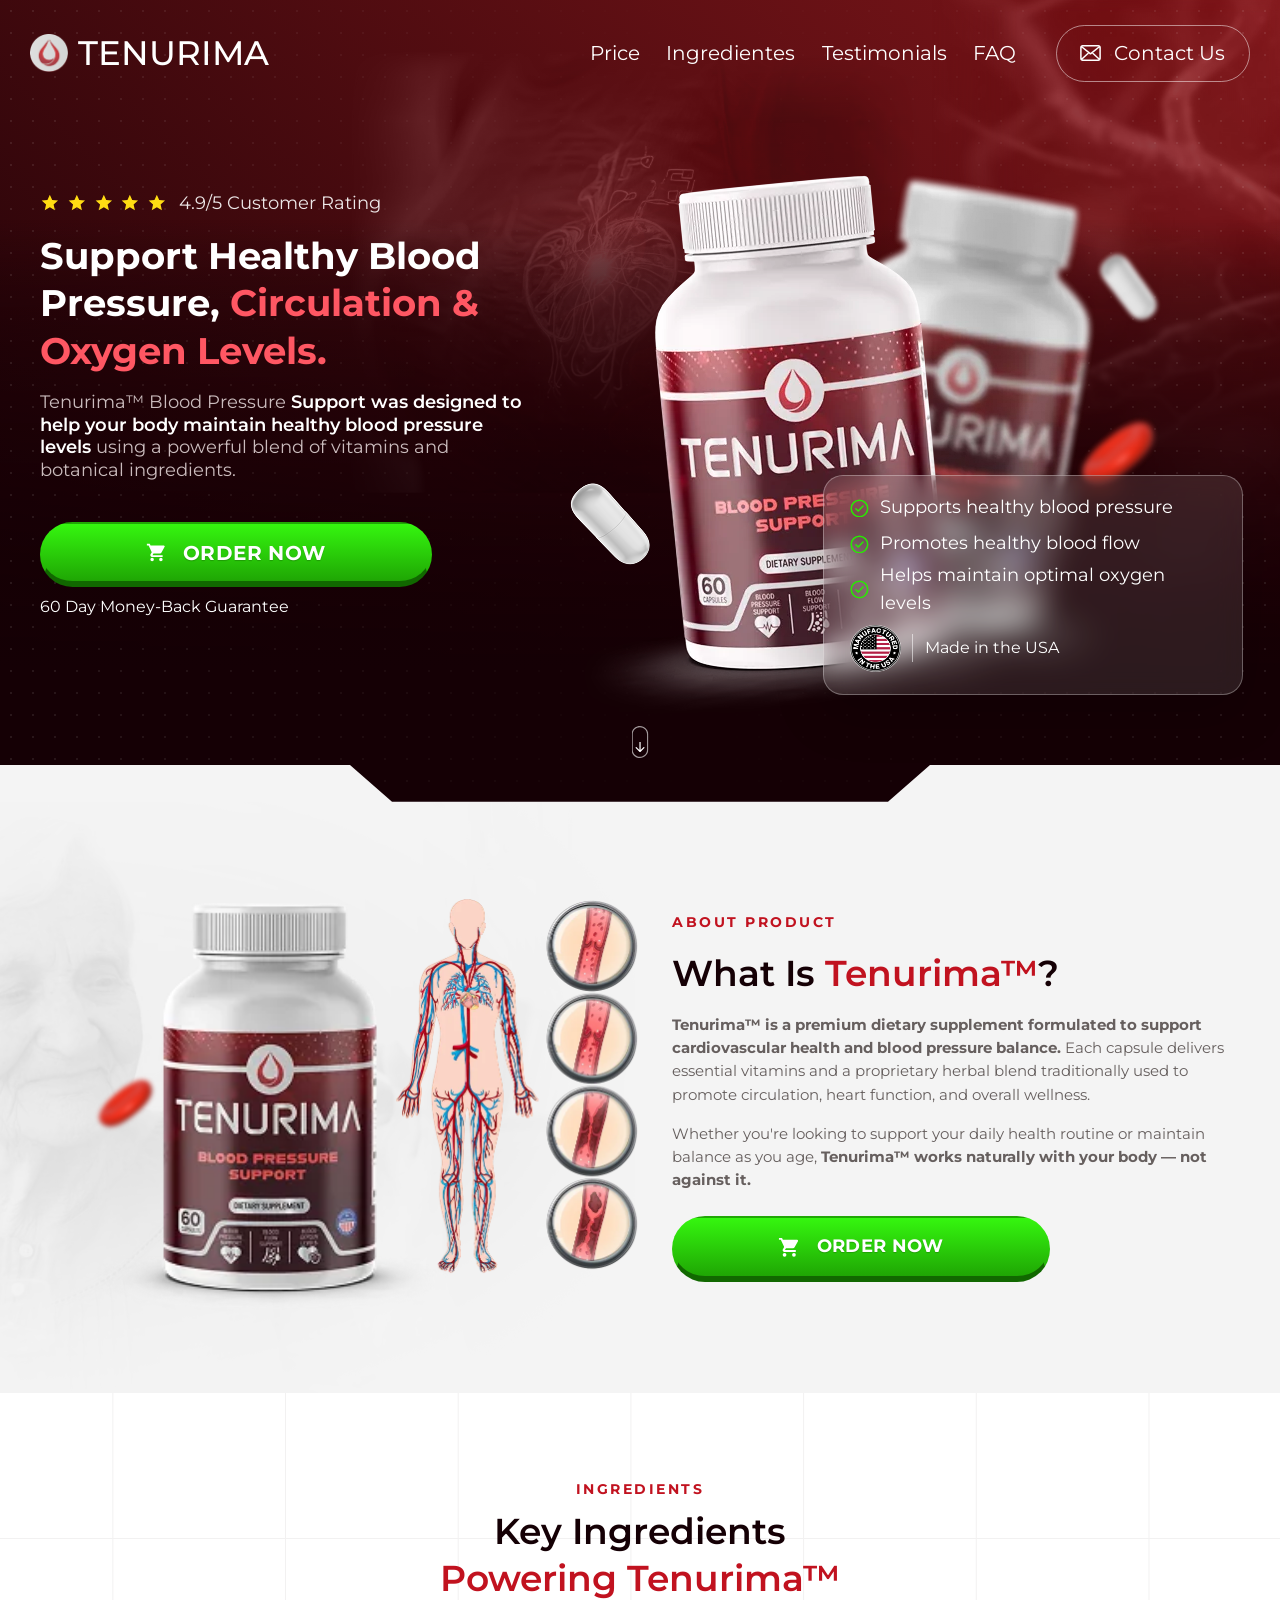
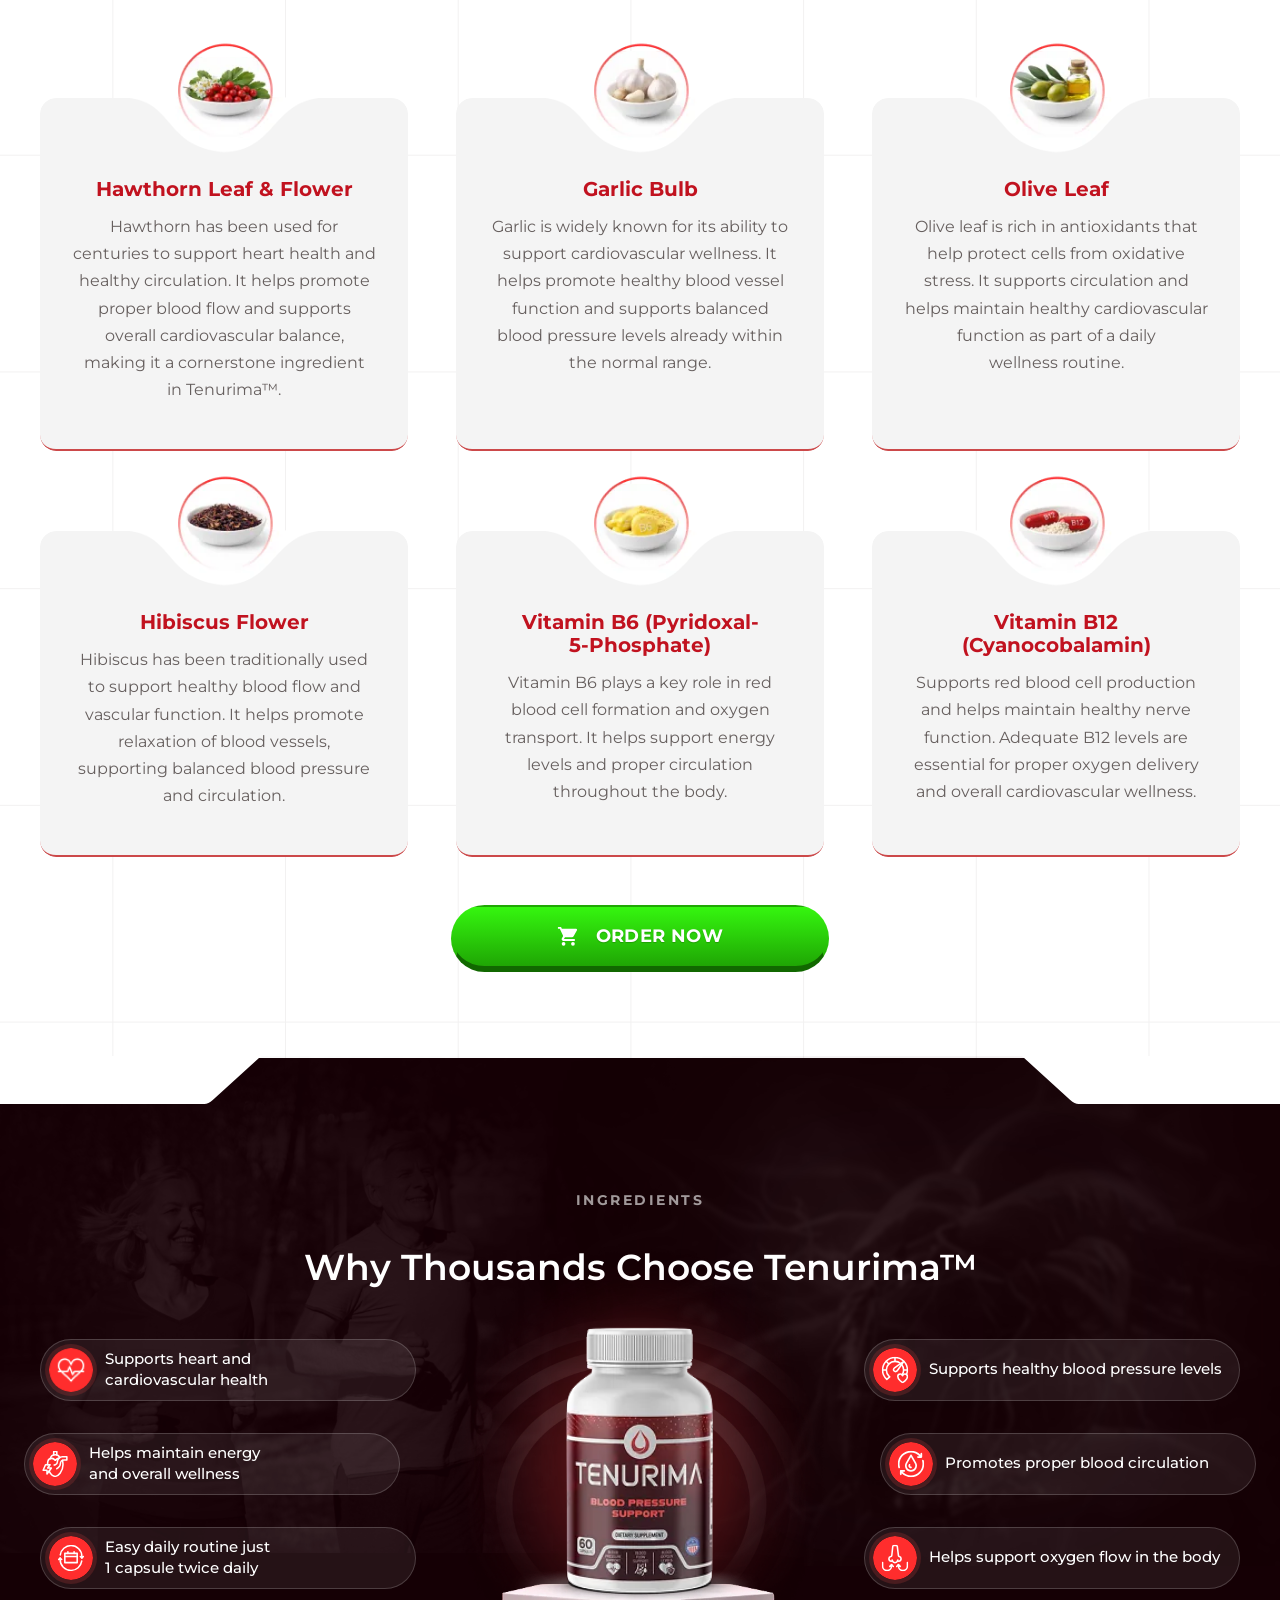
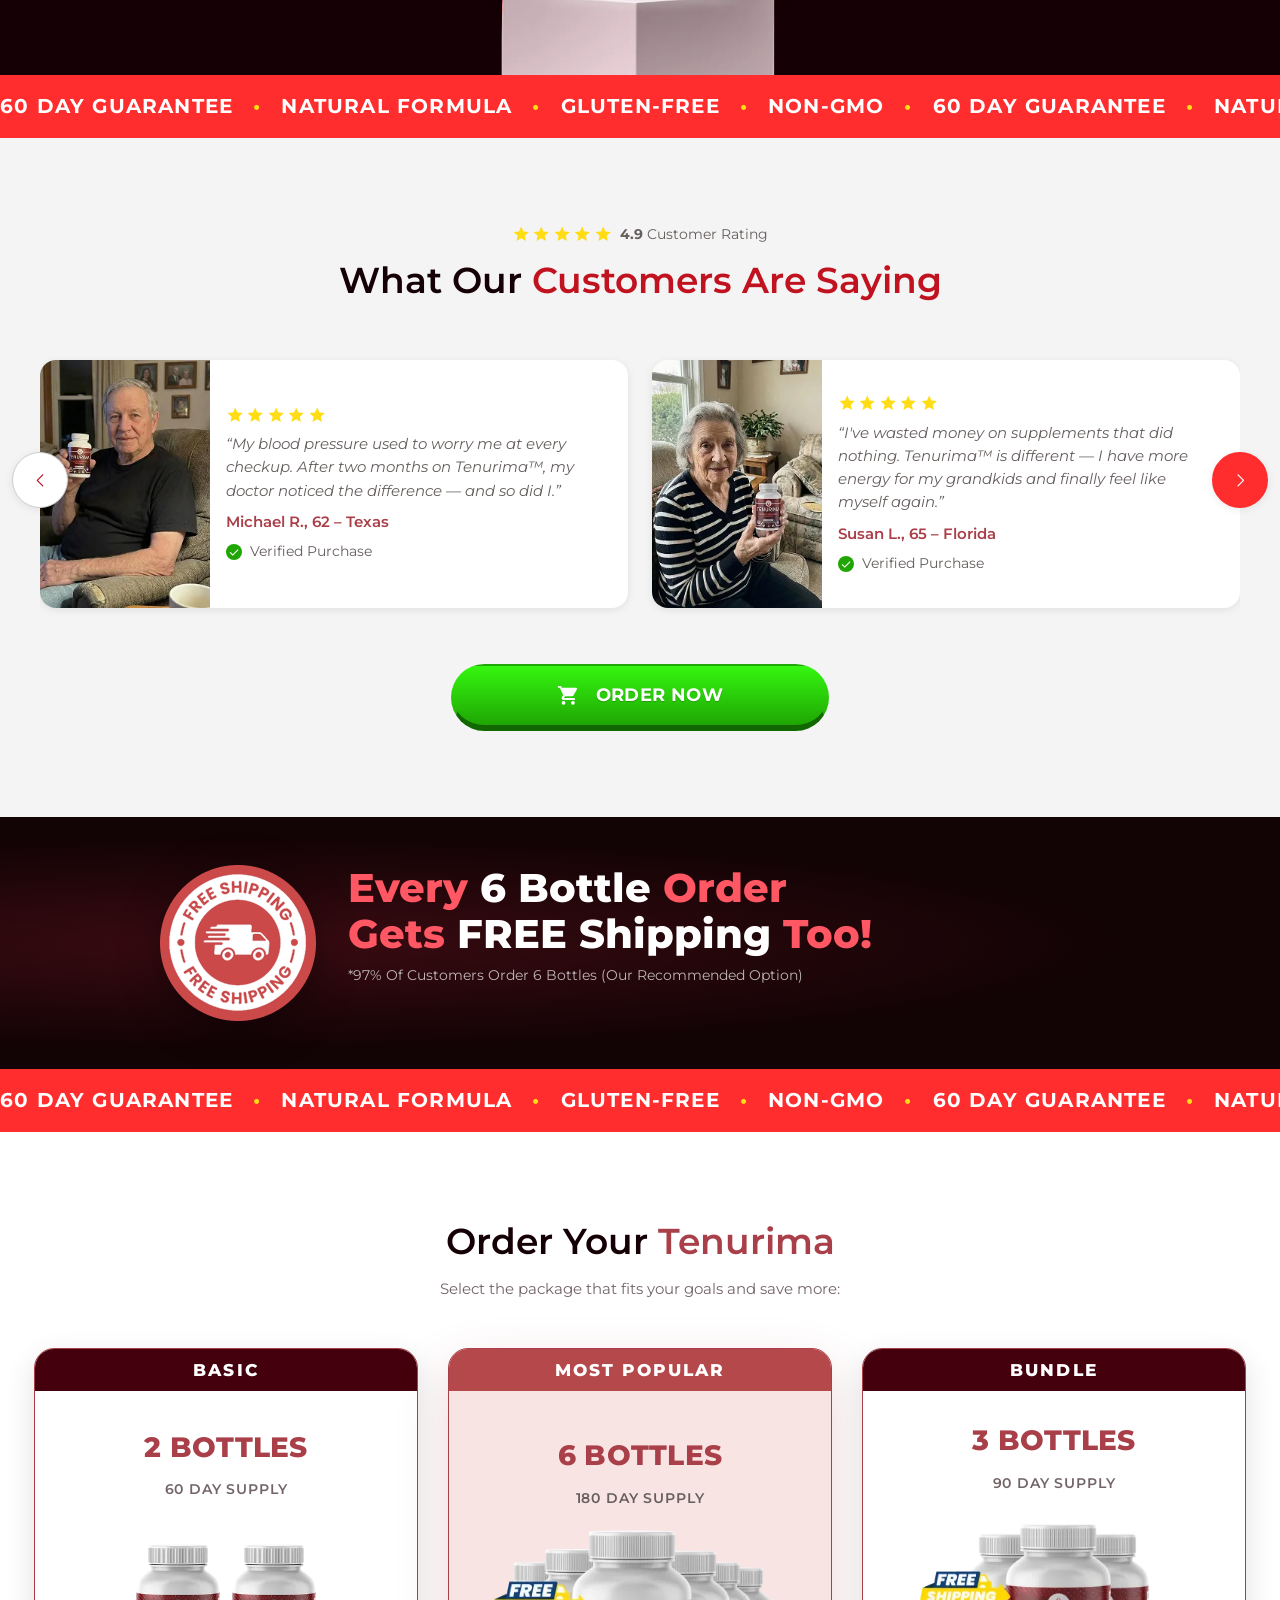
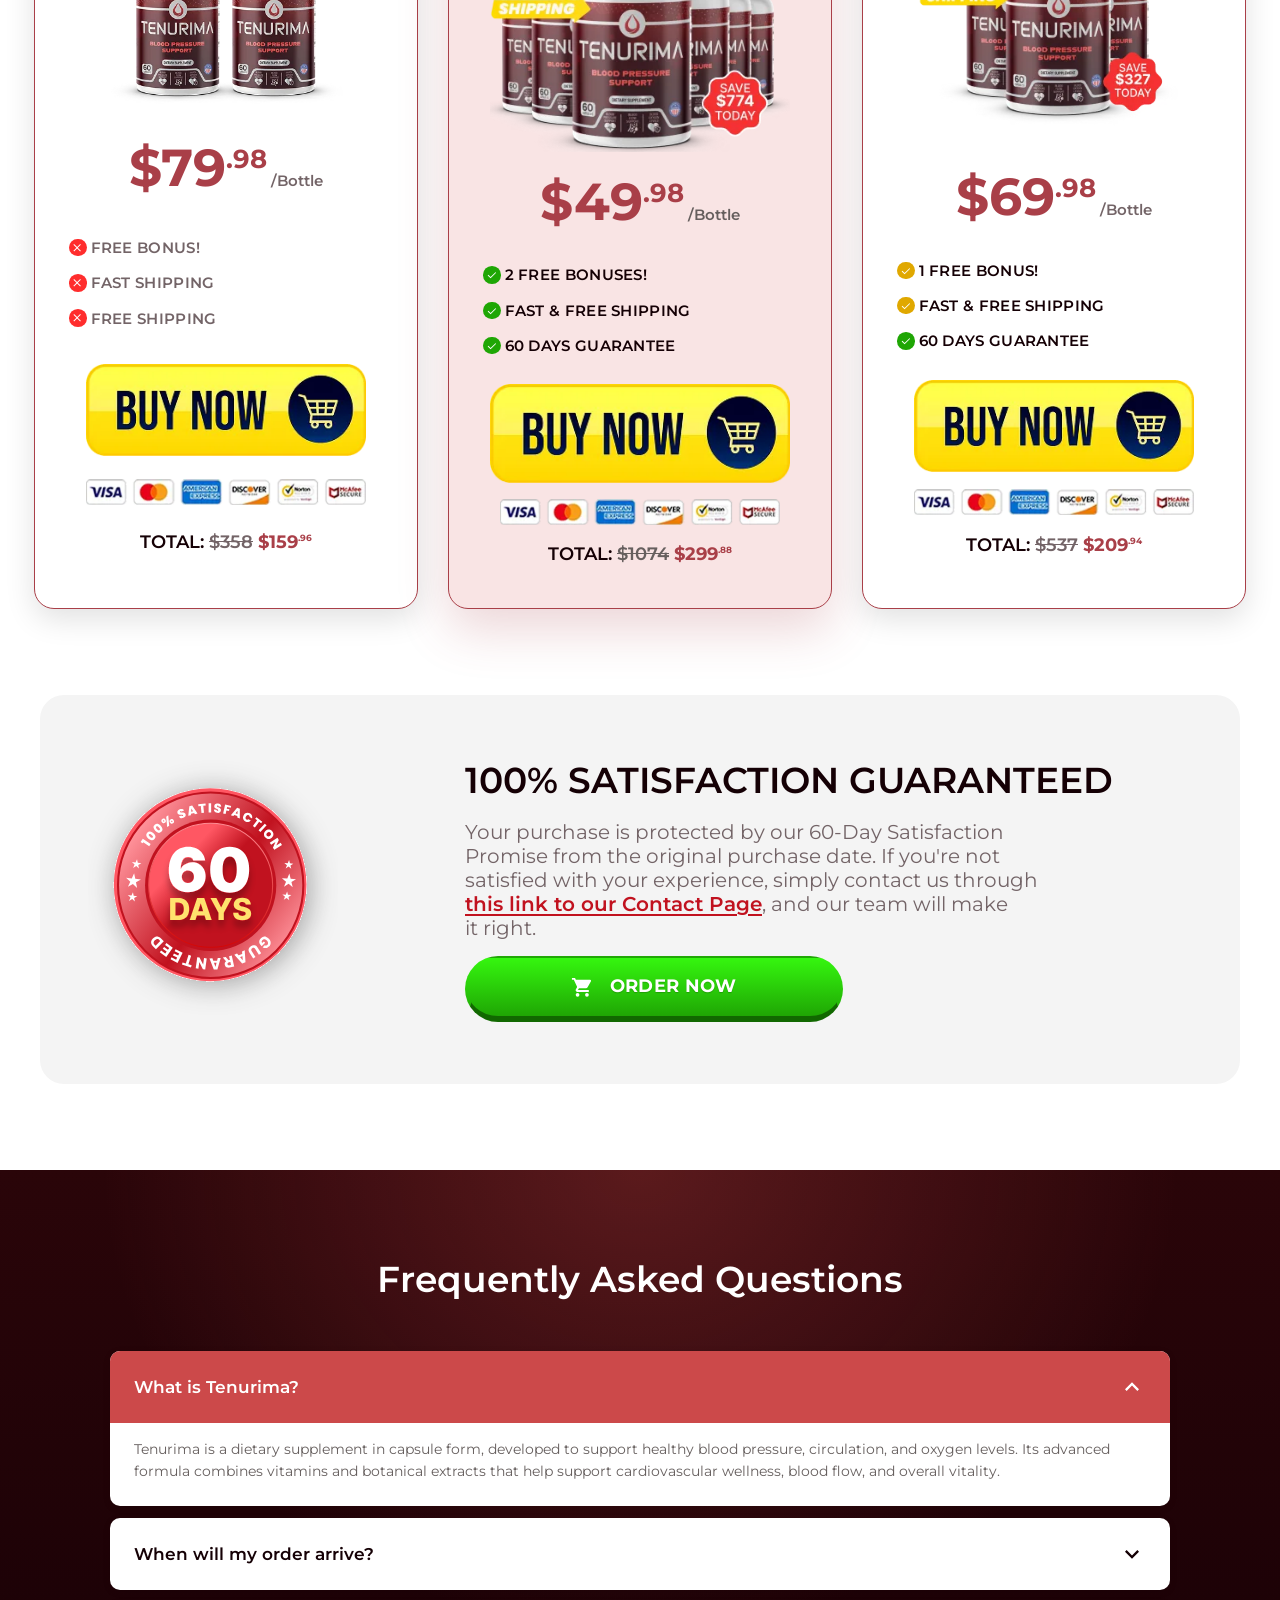
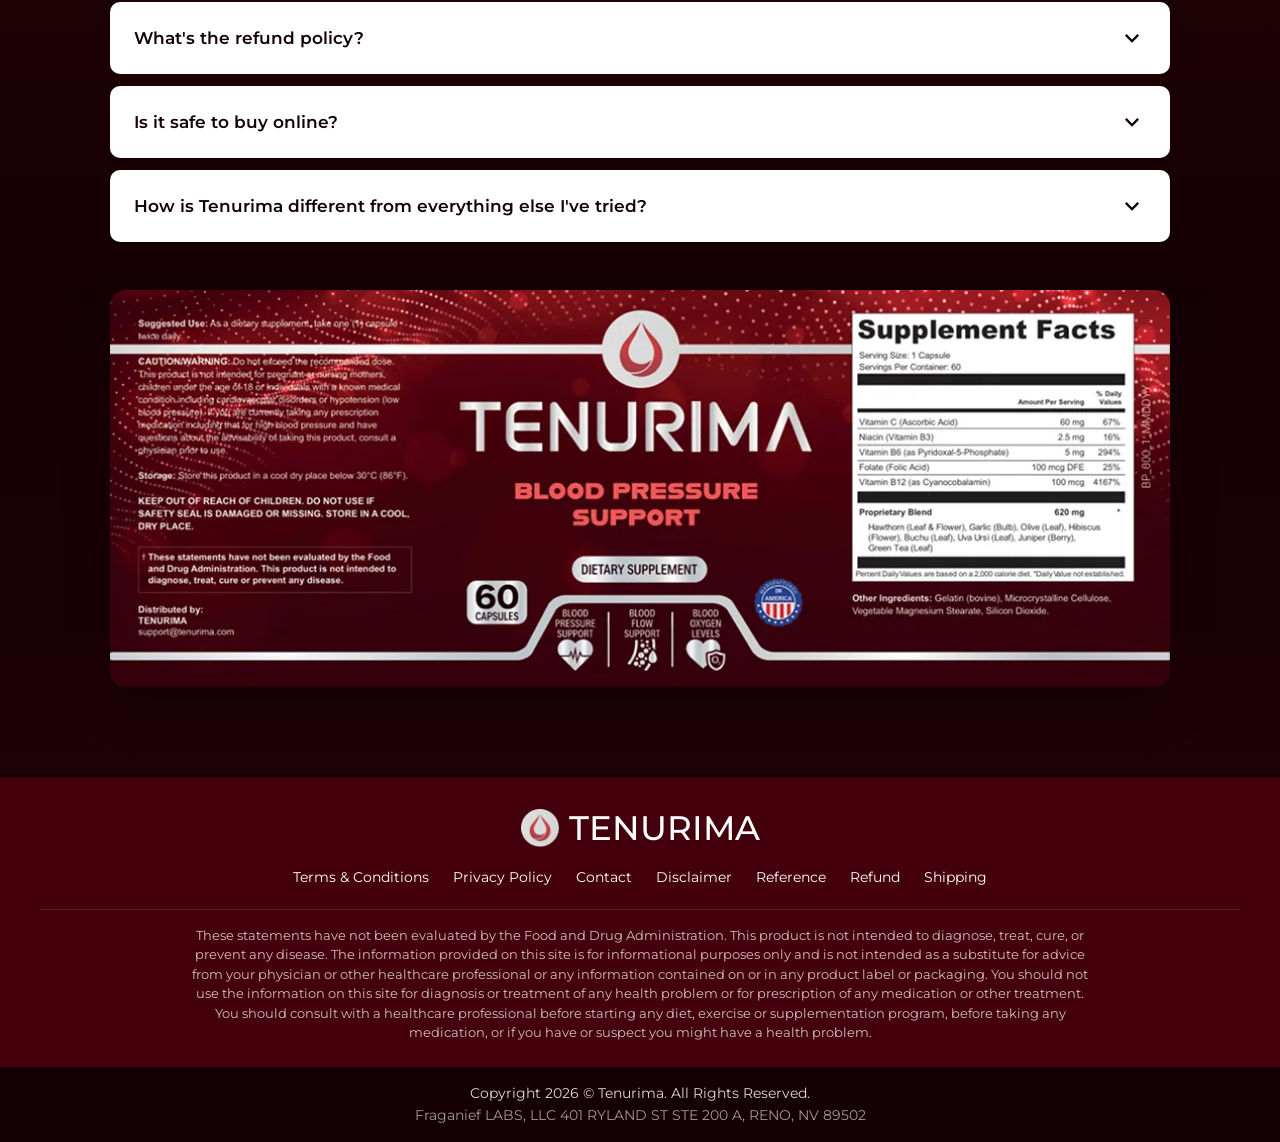
<file: index.html>
<!DOCTYPE html>
<html lang="en" class="no-js">
<head>
  <meta charset="UTF-8">
  <meta name="viewport" content="width=device-width, initial-scale=1">
  <title>Tenurima™ | Support Healthy Blood Pressure, Circulation &amp; Oxygen Levels</title>
  <meta name="description" content="Tenurima™ is a dietary supplement that supports healthy blood pressure, circulation and oxygen levels with hawthorn, garlic, olive leaf, hibiscus and B vitamins. 60 day money-back guarantee.">
  <meta name="theme-color" content="#2a0a0f">
  <link rel="icon" href="assets/img/favicon.svg" type="image/svg+xml">

  <link rel="preconnect" href="https://fonts.googleapis.com">
  <link rel="preconnect" href="https://fonts.gstatic.com" crossorigin>
  <link href="https://fonts.googleapis.com/css2?family=Montserrat:wght@400;500;600;700;800&display=swap" rel="stylesheet">

  <link rel="preload" as="image" href="assets/img/hero-bottle.webp?v=45" type="image/webp">
  <link rel="stylesheet" href="styles.css?v=45">
  <script>document.documentElement.classList.replace("no-js", "js");</script>
  <script src="script.js?v=45" defer></script>
</head>
<body>
  <svg class="sprite" aria-hidden="true" focusable="false">
    <symbol id="icon-star" viewBox="0 0 24 24"><path d="M12 2l2.9 6.6 7.1.6-5.4 4.7 1.6 7L12 17.3 5.8 20.9l1.6-7L2 9.2l7.1-.6z"/></symbol>
    <symbol id="icon-check" viewBox="0 0 24 24"><path d="M9.5 16.6 4.9 12l-1.4 1.4 6 6L21 7.9l-1.4-1.4z"/></symbol>
    <symbol id="icon-x" viewBox="0 0 24 24"><path d="M18.3 5.7 12 12l6.3 6.3-1.4 1.4L10.6 13.4 4.3 19.7l-1.4-1.4L9.2 12 2.9 5.7l1.4-1.4 6.3 6.3 6.3-6.3z"/></symbol>
    <symbol id="icon-cart" viewBox="0 0 24 24"><path d="M7 18a2 2 0 1 0 0 4 2 2 0 0 0 0-4zm10 0a2 2 0 1 0 0 4 2 2 0 0 0 0-4zM1 2v2h2l3.6 7.6-1.4 2.4A2 2 0 0 0 7 17h12v-2H7.4l1.1-2h7.5a2 2 0 0 0 1.7-1l3.6-6.5A1 1 0 0 0 20.4 4H5.2l-.9-2z"/></symbol>
    <symbol id="icon-mail" viewBox="0 0 22 17"><path fill="none" stroke="currentColor" stroke-width="1.6" stroke-linecap="round" stroke-linejoin="round" d="M2.6.8h16.8a1.8 1.8 0 0 1 1.8 1.8v11.8a1.8 1.8 0 0 1-1.8 1.8H2.6a1.8 1.8 0 0 1-1.8-1.8V2.6A1.8 1.8 0 0 1 2.6.8ZM1.3 1.6 11 9.4l9.7-7.8M1.3 15.4 8.3 9M20.7 15.4 13.7 9"/></symbol>
    <symbol id="icon-check-outline" viewBox="0 0 20 20"><g fill="none" stroke="currentColor" stroke-width="1.6" stroke-linecap="round" stroke-linejoin="round"><circle cx="10" cy="10" r="8.7"/><path d="m6.2 10.3 2.5 2.5 5.1-5.3"/></g></symbol>
    <symbol id="icon-chevron" viewBox="0 0 24 24"><path d="M7.4 8.6 12 13.2l4.6-4.6L18 10l-6 6-6-6z"/></symbol>
    <symbol id="icon-arrow-left" viewBox="0 0 24 24"><path d="M15 5l-7 7 7 7" fill="none" stroke="currentColor" stroke-width="1.6" stroke-linecap="round" stroke-linejoin="round"/></symbol>
    <symbol id="icon-arrow-right" viewBox="0 0 24 24"><path d="M9 5l7 7-7 7" fill="none" stroke="currentColor" stroke-width="1.6" stroke-linecap="round" stroke-linejoin="round"/></symbol>
  </svg>

  <a class="skip-link" href="#main">Skip to main content</a>

  <header class="site-header site-header--overlay">
    <div class="container site-header__inner">
      <a class="logo" href="#top" aria-label="Tenurima – back to top">
        <img class="logo__icon" src="assets/img/logo-mark.png?v=45" width="77" height="77" alt="">
        <span class="logo__text">TENURIMA</span>
      </a>

      <nav class="site-nav" id="site-nav" aria-label="Main navigation">
        <ul class="site-nav__list">
          <li><a class="site-nav__link" href="#pricing">Price</a></li>
          <li><a class="site-nav__link" href="#ingredients" lang="pt">Ingredientes</a></li>
          <li><a class="site-nav__link" href="#testimonials">Testimonials</a></li>
          <li><a class="site-nav__link" href="#faq">FAQ</a></li>
        </ul>
      </nav>

      <a class="btn btn--outline site-header__contact" href="contact.html">
        <svg class="icon" aria-hidden="true"><use href="#icon-mail"/></svg>
        Contact Us
      </a>
    </div>
  </header>

  <main id="main">
    <section class="hero" id="top" aria-labelledby="hero-title">
      <div class="hero__layers" aria-hidden="true">
        <picture>
          <source srcset="assets/img/texture-ecg-chest.webp?v=45" type="image/webp">
          <img class="hero__layer hero__layer--chest" src="assets/img/texture-ecg-chest.png?v=45" width="1734" height="987" alt="">
        </picture>
        <picture>
          <source srcset="assets/img/texture-heart-vessels.webp?v=45" type="image/webp">
          <img class="hero__layer hero__layer--heart" src="assets/img/texture-heart-vessels.png?v=45" width="2171" height="1566" alt="">
        </picture>
        <picture>
          <source srcset="assets/img/texture-vessels.webp?v=45" type="image/webp">
          <img class="hero__layer hero__layer--vessels" src="assets/img/texture-vessels.png?v=45" width="1419" height="1135" alt="">
        </picture>
      </div>

      <div class="container hero__inner">
        <div class="hero__content">
          <p class="rating rating--light">
            <span class="stars" role="img" aria-label="5 out of 5 stars">
              <svg class="icon" aria-hidden="true"><use href="#icon-star"/></svg>
              <svg class="icon" aria-hidden="true"><use href="#icon-star"/></svg>
              <svg class="icon" aria-hidden="true"><use href="#icon-star"/></svg>
              <svg class="icon" aria-hidden="true"><use href="#icon-star"/></svg>
              <svg class="icon" aria-hidden="true"><use href="#icon-star"/></svg>
            </span>
            <span><strong>4.9/5</strong> Customer Rating</span>
          </p>

          <h1 class="hero__title" id="hero-title">
            Support Healthy Blood Pressure, <span class="text-coral">Circulation &amp; Oxygen Levels.</span>
          </h1>

          <p class="hero__text">
            Tenurima™ Blood Pressure <strong>Support was designed to help your body maintain healthy
            blood pressure levels</strong> using a powerful blend of vitamins and botanical ingredients.
          </p>

          <div class="hero__cta">
            <a class="btn btn--green btn--lg" href="#pricing">
              <svg class="icon" aria-hidden="true"><use href="#icon-cart"/></svg>
              ORDER NOW
            </a>
            <p class="hero__guarantee">60 Day Money-Back Guarantee</p>
          </div>
        </div>

        <div class="hero__media">
          <picture class="hero__bottle-back">
            <source srcset="assets/img/hero-bottle-back.webp?v=45" type="image/webp">
            <img src="assets/img/hero-bottle-back.png?v=45" width="628" height="628" alt="">
          </picture>

          <picture class="hero__bottle">
            <source srcset="assets/img/hero-bottle.webp?v=45" type="image/webp">
            <img class="hero__image" src="assets/img/hero-bottle.png?v=45" width="650" height="650" fetchpriority="high"
                 alt="Tilted bottle of Tenurima Blood Pressure Support dietary supplement with 60 capsules and a burgundy label">
          </picture>

          <img class="hero__capsule hero__capsule--left" src="assets/img/hero-capsule-1.png?v=45" width="91" height="86" alt="">
          <img class="hero__capsule hero__capsule--right" src="assets/img/hero-capsule-2.png?v=45" width="89" height="92" alt="">
          <img class="hero__cell" src="assets/img/about-blood-cell.png?v=45" width="129" height="107" alt="">

          <div class="hero-card">
            <ul class="check-list">
              <li><svg class="check-icon" aria-hidden="true"><use href="#icon-check-outline"/></svg>Supports healthy blood pressure</li>
              <li><svg class="check-icon" aria-hidden="true"><use href="#icon-check-outline"/></svg>Promotes healthy blood flow</li>
              <li><svg class="check-icon" aria-hidden="true"><use href="#icon-check-outline"/></svg>Helps maintain optimal oxygen levels</li>
            </ul>
            <p class="hero-card__badge">
              <img src="assets/img/badge-made-in-usa.png?v=45" width="100" height="93" alt="">
              <span>Made in the USA</span>
            </p>
          </div>
        </div>
      </div>

      <a class="scroll-down" href="#about" aria-label="Scroll down to learn about Tenurima">
        <img src="assets/img/icon-scroll.svg?v=45" width="21" height="40" alt="">
      </a>
    </section>

    <section class="section section--gray about" id="about" aria-labelledby="about-title">
      <div class="container about__inner">
        <div class="about__content">
          <p class="eyebrow">About Product</p>
          <h2 class="section-title" id="about-title">What Is <span class="text-red">Tenurima™</span>?</h2>
          <p>
            <strong>Tenurima™ is a premium dietary supplement formulated to support cardiovascular
            health and blood pressure balance.</strong> Each capsule delivers essential vitamins and a
            proprietary herbal blend traditionally used to promote circulation, heart function, and
            overall wellness.
          </p>
          <p>
            Whether you're looking to support your daily health routine or maintain balance as you age,
            <strong>Tenurima™ works naturally with your body — not against it.</strong>
          </p>
          <a class="btn btn--green" href="#pricing">
            <svg class="icon" aria-hidden="true"><use href="#icon-cart"/></svg>
            ORDER NOW
          </a>
        </div>
        <div class="about__media">
          <picture class="about__photo">
            <source srcset="assets/img/about-woman-capsule.webp?v=45" type="image/webp">
            <img src="assets/img/about-woman-capsule.png?v=45" width="955" height="591" loading="lazy" alt="">
          </picture>

          <img class="about__cell" src="assets/img/about-blood-cell.png?v=45" width="129" height="107" loading="lazy" alt="">

          <picture class="about__bottle">
            <source srcset="assets/img/bottle-basic.webp?v=45" type="image/webp">
            <img src="assets/img/bottle-basic.png?v=45" width="293" height="287" loading="lazy"
                 alt="Bottle of Tenurima Blood Pressure Support with 60 capsules">
          </picture>

          <picture class="about__illustration">
            <source srcset="assets/img/about-illustration.webp?v=45" type="image/webp">
            <img src="assets/img/about-illustration.png?v=45" width="523" height="768" loading="lazy"
                 alt="Illustration of the human circulatory system next to four close-ups of arteries, from clear to narrowed by plaque">
          </picture>
        </div>
      </div>
    </section>

    <section class="section ingredients" id="ingredients" aria-labelledby="ingredients-title">
      <div class="container">
        <header class="section-header">
          <p class="eyebrow">Ingredients</p>
          <h2 class="section-title" id="ingredients-title">
            Key Ingredients <span class="text-red section-title__line">Powering Tenurima™</span>
          </h2>
        </header>

        <ul class="ingredients__grid">
          <li class="ingredient-card">
            <picture class="ingredient-card__media">
              <source srcset="assets/img/ing-hawthorn.webp?v=45" type="image/webp">
              <img class="ingredient-card__icon" src="assets/img/ing-hawthorn.png?v=45" width="231" height="120" loading="lazy" alt="White bowl filled with red hawthorn berries, hawthorn flowers and leaves">
            </picture>
            <h3 class="ingredient-card__title">Hawthorn Leaf &amp; Flower</h3>
            <p>Hawthorn has been used for centuries to support heart health and healthy circulation. It helps promote proper blood flow and supports overall cardiovascular balance, making it a cornerstone ingredient in Tenurima™.</p>
          </li>
          <li class="ingredient-card">
            <picture class="ingredient-card__media">
              <source srcset="assets/img/ing-garlic.webp?v=45" type="image/webp">
              <img class="ingredient-card__icon" src="assets/img/ing-garlic.png?v=45" width="231" height="120" loading="lazy" alt="Bowl of whole garlic bulbs and peeled garlic cloves">
            </picture>
            <h3 class="ingredient-card__title">Garlic Bulb</h3>
            <p>Garlic is widely known for its ability to support cardiovascular wellness. It helps promote healthy blood vessel function and supports balanced blood pressure levels already within the normal range.</p>
          </li>
          <li class="ingredient-card">
            <picture class="ingredient-card__media">
              <source srcset="assets/img/ing-olive-leaf.webp?v=45" type="image/webp">
              <img class="ingredient-card__icon" src="assets/img/ing-olive-leaf.png?v=45" width="231" height="120" loading="lazy" alt="Bowl with green olives, olive leaves and a small bottle of olive oil">
            </picture>
            <h3 class="ingredient-card__title">Olive Leaf</h3>
            <p>Olive leaf is rich in antioxidants that help protect cells from oxidative stress. It supports circulation and helps maintain healthy cardiovascular function as part of a daily wellness routine.</p>
          </li>
          <li class="ingredient-card">
            <picture class="ingredient-card__media">
              <source srcset="assets/img/ing-hibiscus.webp?v=45" type="image/webp">
              <img class="ingredient-card__icon" src="assets/img/ing-hibiscus.png?v=45" width="231" height="120" loading="lazy" alt="Bowl of dried hibiscus flower petals">
            </picture>
            <h3 class="ingredient-card__title">Hibiscus Flower</h3>
            <p>Hibiscus has been traditionally used to support healthy blood flow and vascular function. It helps promote relaxation of blood vessels, supporting balanced blood pressure and circulation.</p>
          </li>
          <li class="ingredient-card">
            <picture class="ingredient-card__media">
              <source srcset="assets/img/ing-vitamin-b6.webp?v=45" type="image/webp">
              <img class="ingredient-card__icon" src="assets/img/ing-vitamin-b6.png?v=45" width="231" height="120" loading="lazy" alt="Bowl of yellow vitamin B6 tablets">
            </picture>
            <h3 class="ingredient-card__title">Vitamin B6 (Pyridoxal-5-Phosphate)</h3>
            <p>Vitamin B6 plays a key role in red blood cell formation and oxygen transport. It helps support energy levels and proper circulation throughout the body.</p>
          </li>
          <li class="ingredient-card">
            <picture class="ingredient-card__media">
              <source srcset="assets/img/ing-vitamin-b12.webp?v=45" type="image/webp">
              <img class="ingredient-card__icon" src="assets/img/ing-vitamin-b12.png?v=45" width="231" height="120" loading="lazy" alt="Bowl with red vitamin B12 capsules and small white granules">
            </picture>
            <h3 class="ingredient-card__title">Vitamin B12 (Cyanocobalamin)</h3>
            <p>Supports red blood cell production and helps maintain healthy nerve function. Adequate B12 levels are essential for proper oxygen delivery and overall cardiovascular wellness.</p>
          </li>
        </ul>

        <div class="text-center">
          <a class="btn btn--green btn--lg" href="#pricing">
            <svg class="icon" aria-hidden="true"><use href="#icon-cart"/></svg>
            ORDER NOW
          </a>
        </div>
      </div>
    </section>

    <section class="section section--dark why" id="why" aria-labelledby="why-title">
      <div class="why__divider" aria-hidden="true"></div>
      <picture>
        <source srcset="assets/img/why-couple-running.webp?v=45" type="image/webp">
        <img class="why__bg" src="assets/img/why-couple-running.png?v=45" width="989" height="757" loading="lazy"
             alt="Smiling senior couple jogging together outdoors on a sunny day">
      </picture>
      <picture>
        <source srcset="assets/img/texture-heart-vessels.webp?v=45" type="image/webp">
        <img class="why__texture" src="assets/img/texture-heart-vessels.png?v=45" width="2171" height="1566" loading="lazy" alt="">
      </picture>
      <div class="container why__inner">
        <p class="eyebrow eyebrow--light">Ingredients</p>
        <h2 class="section-title section-title--light" id="why-title">Why Thousands Choose Tenurima™</h2>

        <div class="why__stage">
          <ul class="why__badges why__badges--left">
            <li class="pill-badge"><img class="pill-badge__icon" src="assets/img/badge-heart.png?v=45" width="40" height="40" loading="lazy" alt="">Supports heart and cardiovascular health</li>
            <li class="pill-badge"><img class="pill-badge__icon" src="assets/img/badge-energy.svg?v=45" width="40" height="40" loading="lazy" alt="">Helps maintain energy and overall wellness</li>
            <li class="pill-badge"><img class="pill-badge__icon" src="assets/img/badge-capsule.svg?v=45" width="40" height="40" loading="lazy" alt="">Easy daily routine just 1 capsule twice daily</li>
          </ul>

          <div class="why__product">
            <picture class="why__pedestal">
              <source srcset="assets/img/why-product-pedestal.webp?v=45" type="image/webp">
              <img src="assets/img/why-product-pedestal.png?v=45" width="608" height="687" loading="lazy"
                   alt="Bottle of Tenurima Blood Pressure Support standing on a light pink pedestal with a soft red glow behind it">
            </picture>
            <picture class="why__bottle">
              <source srcset="assets/img/bottle-basic.webp?v=45" type="image/webp">
              <img src="assets/img/bottle-basic.png?v=45" width="293" height="287" loading="lazy" alt="">
            </picture>
            <img class="why__capsule why__capsule--right" src="assets/img/hero-capsule-1.png?v=45" width="91" height="86" loading="lazy" alt="">
            <img class="why__capsule why__capsule--left" src="assets/img/hero-capsule-1.png?v=45" width="91" height="86" loading="lazy" alt="">
          </div>

          <ul class="why__badges why__badges--right">
            <li class="pill-badge"><img class="pill-badge__icon" src="assets/img/badge-gauge.svg?v=45" width="40" height="40" loading="lazy" alt="">Supports healthy blood pressure levels</li>
            <li class="pill-badge"><img class="pill-badge__icon" src="assets/img/badge-circulation.svg?v=45" width="40" height="40" loading="lazy" alt="">Promotes proper blood circulation</li>
            <li class="pill-badge"><img class="pill-badge__icon" src="assets/img/badge-lungs.svg?v=45" width="40" height="40" loading="lazy" alt="">Helps support oxygen flow in the body</li>
          </ul>
        </div>
      </div>
    </section>

    <div class="marquee" data-marquee>
      <div class="marquee__track">
        <ul class="marquee__group">
          <li>60 Day Guarantee</li>
          <li>Natural Formula</li>
          <li>Gluten-Free</li>
          <li>Non-GMO</li>
        </ul>
      </div>
    </div>

    <section class="section section--gray testimonials" id="testimonials" aria-labelledby="testimonials-title">
      <div class="container">
        <header class="section-header">
          <p class="rating">
            <span class="stars" role="img" aria-label="5 out of 5 stars">
              <svg class="icon" aria-hidden="true"><use href="#icon-star"/></svg>
              <svg class="icon" aria-hidden="true"><use href="#icon-star"/></svg>
              <svg class="icon" aria-hidden="true"><use href="#icon-star"/></svg>
              <svg class="icon" aria-hidden="true"><use href="#icon-star"/></svg>
              <svg class="icon" aria-hidden="true"><use href="#icon-star"/></svg>
            </span>
            <span><strong>4.9</strong> Customer Rating</span>
          </p>
          <h2 class="section-title" id="testimonials-title">What Our <span class="text-red">Customers Are Saying</span></h2>
        </header>

        <div class="carousel" data-carousel role="region" aria-roledescription="carousel" aria-label="Customer testimonials">
          <div class="carousel__viewport">
            <div class="carousel__track" data-carousel-track></div>
          </div>

          <div class="carousel__controls">
            <button class="carousel__arrow" type="button" data-carousel-prev aria-label="Previous testimonials">
              <svg class="icon" aria-hidden="true"><use href="#icon-arrow-left"/></svg>
            </button>
            <button class="carousel__arrow" type="button" data-carousel-next aria-label="Next testimonials">
              <svg class="icon" aria-hidden="true"><use href="#icon-arrow-right"/></svg>
            </button>
          </div>
          <p class="visually-hidden" aria-live="polite" data-carousel-status></p>
        </div>

        <div class="text-center">
          <a class="btn btn--green" href="#pricing">
            <svg class="icon" aria-hidden="true"><use href="#icon-cart"/></svg>
            ORDER NOW
          </a>
        </div>
      </div>
    </section>

    <section class="shipping-banner" aria-labelledby="shipping-title">
      <div class="container shipping-banner__inner">
        <img class="shipping-seal" src="assets/img/seal-free-shipping.png?v=45" width="156" height="156" loading="lazy"
             alt="Round seal with a delivery truck reading Free Shipping">
        <div>
          <h2 class="shipping-banner__title" id="shipping-title">
            <span class="text-red">Every</span> 6 Bottle <span class="text-red">Order Gets</span> FREE Shipping <span class="text-red">Too!</span>
          </h2>
          <p class="shipping-banner__text">*97% Of Customers Order 6 Bottles (Our Recommended Option)</p>
        </div>
      </div>
    </section>

    <div class="marquee" data-marquee>
      <div class="marquee__track">
        <ul class="marquee__group">
          <li>60 Day Guarantee</li>
          <li>Natural Formula</li>
          <li>Gluten-Free</li>
          <li>Non-GMO</li>
        </ul>
      </div>
    </div>

    <section class="section pricing" id="pricing" aria-labelledby="pricing-title">
      <div class="container">
        <header class="section-header">
          <h2 class="section-title" id="pricing-title">Order Your <span class="text-red">Tenurima</span></h2>
          <p class="section-header__text">Select the package that fits your goals and save more:</p>
        </header>

        <ul class="pricing__grid">
          <li class="price-card">
            <article aria-labelledby="plan-basic">
              <p class="price-card__ribbon">BASIC</p>
              <div class="price-card__body">
                <h3 class="price-card__title" id="plan-basic">2 BOTTLES</h3>
                <p class="price-card__supply">60 Day Supply</p>
                <div class="price-card__pair">
                  <picture>
                    <source srcset="assets/img/bottle-basic.webp?v=45" type="image/webp">
                    <img src="assets/img/bottle-basic.png?v=45" width="293" height="287" loading="lazy"
                         alt="Two bottles of Tenurima Blood Pressure Support, a 60 day supply">
                  </picture>
                  <picture aria-hidden="true">
                    <source srcset="assets/img/bottle-basic.webp?v=45" type="image/webp">
                    <img src="assets/img/bottle-basic.png?v=45" width="293" height="287" loading="lazy" alt="">
                  </picture>
                </div>
                <p class="price-card__price"><span class="price-card__amount">$79<span class="price-card__cents">.98</span></span><span class="price-card__unit">/Bottle</span></p>
                <ul class="price-card__features">
                  <li class="is-no"><svg class="icon" aria-hidden="true"><use href="#icon-x"/></svg><span class="visually-hidden">Not included: </span>FREE BONUS!</li>
                  <li class="is-no"><svg class="icon" aria-hidden="true"><use href="#icon-x"/></svg><span class="visually-hidden">Not included: </span>FAST SHIPPING</li>
                  <li class="is-no"><svg class="icon" aria-hidden="true"><use href="#icon-x"/></svg><span class="visually-hidden">Not included: </span>FREE SHIPPING</li>
                </ul>
                <a class="buy-btn" href="checkout.html?package=2-bottles">
                  <picture>
                    <source srcset="assets/img/btn-buy-now.webp?v=45" type="image/webp">
                    <img src="assets/img/btn-buy-now.png?v=45" width="314" height="103" loading="lazy" alt="Buy now – 2 bottles of Tenurima for $159.96">
                  </picture>
                </a>
                <img class="payment-cards" src="assets/img/payment-cards.png?v=45" width="314" height="29" loading="lazy"
                     alt="Accepted payments: Visa, Mastercard, American Express, Discover, Norton Secured and McAfee Secure">
                <p class="price-card__total">TOTAL: <s>$358</s> <strong>$159<span class="price-card__cents">.96</span></strong></p>
              </div>
            </article>
          </li>

          <li class="price-card price-card--featured">
            <article aria-labelledby="plan-popular">
              <p class="price-card__ribbon">MOST POPULAR</p>
              <div class="price-card__body">
                <h3 class="price-card__title" id="plan-popular">6 BOTTLES</h3>
                <p class="price-card__supply">180 Day Supply</p>
                <picture>
                  <source srcset="assets/img/pack-6-bottles.webp?v=45" type="image/webp">
                  <img class="price-card__image" src="assets/img/pack-6-bottles.png?v=45" width="350" height="265" loading="lazy"
                       alt="Six bottles of Tenurima, a 180 day supply, with a Free Shipping ribbon and a Save $774 Today badge">
                </picture>
                <p class="price-card__price"><span class="price-card__amount">$49<span class="price-card__cents">.98</span></span><span class="price-card__unit">/Bottle</span></p>
                <ul class="price-card__features">
                  <li class="is-yes"><svg class="icon" aria-hidden="true"><use href="#icon-check"/></svg><span class="visually-hidden">Included: </span>2 FREE BONUSES!</li>
                  <li class="is-yes"><svg class="icon" aria-hidden="true"><use href="#icon-check"/></svg><span class="visually-hidden">Included: </span>FAST &amp; FREE SHIPPING</li>
                  <li class="is-yes"><svg class="icon" aria-hidden="true"><use href="#icon-check"/></svg><span class="visually-hidden">Included: </span>60 DAYS GUARANTEE</li>
                </ul>
                <a class="buy-btn" href="checkout.html?package=6-bottles">
                  <picture>
                    <source srcset="assets/img/btn-buy-now.webp?v=45" type="image/webp">
                    <img src="assets/img/btn-buy-now.png?v=45" width="314" height="103" loading="lazy" alt="Buy now – 6 bottles of Tenurima for $299.88">
                  </picture>
                </a>
                <img class="payment-cards" src="assets/img/payment-cards.png?v=45" width="314" height="29" loading="lazy"
                     alt="Accepted payments: Visa, Mastercard, American Express, Discover, Norton Secured and McAfee Secure">
                <p class="price-card__total">TOTAL: <s>$1074</s> <strong>$299<span class="price-card__cents">.88</span></strong></p>
              </div>
            </article>
          </li>

          <li class="price-card">
            <article aria-labelledby="plan-bundle">
              <p class="price-card__ribbon">BUNDLE</p>
              <div class="price-card__body">
                <h3 class="price-card__title" id="plan-bundle">3 BOTTLES</h3>
                <p class="price-card__supply">90 Day Supply</p>
                <picture>
                  <source srcset="assets/img/pack-3-bottles.webp?v=45" type="image/webp">
                  <img class="price-card__image" src="assets/img/pack-3-bottles.png?v=45" width="384" height="300" loading="lazy"
                       alt="Three bottles of Tenurima, a 90 day supply, with a Free Shipping ribbon and a Save $327 Today badge">
                </picture>
                <p class="price-card__price"><span class="price-card__amount">$69<span class="price-card__cents">.98</span></span><span class="price-card__unit">/Bottle</span></p>
                <ul class="price-card__features">
                  <li class="is-gold"><svg class="icon" aria-hidden="true"><use href="#icon-check"/></svg><span class="visually-hidden">Included: </span>1 FREE BONUS!</li>
                  <li class="is-gold"><svg class="icon" aria-hidden="true"><use href="#icon-check"/></svg><span class="visually-hidden">Included: </span>FAST &amp; FREE SHIPPING</li>
                  <li class="is-yes"><svg class="icon" aria-hidden="true"><use href="#icon-check"/></svg><span class="visually-hidden">Included: </span>60 DAYS GUARANTEE</li>
                </ul>
                <a class="buy-btn" href="checkout.html?package=3-bottles">
                  <picture>
                    <source srcset="assets/img/btn-buy-now.webp?v=45" type="image/webp">
                    <img src="assets/img/btn-buy-now.png?v=45" width="314" height="103" loading="lazy" alt="Buy now – 3 bottles of Tenurima for $209.94">
                  </picture>
                </a>
                <img class="payment-cards" src="assets/img/payment-cards.png?v=45" width="314" height="29" loading="lazy"
                     alt="Accepted payments: Visa, Mastercard, American Express, Discover, Norton Secured and McAfee Secure">
                <p class="price-card__total">TOTAL: <s>$537</s> <strong>$209<span class="price-card__cents">.94</span></strong></p>
              </div>
            </article>
          </li>
        </ul>
      </div>
    </section>

    <section class="section guarantee" id="guarantee" aria-labelledby="guarantee-title">
      <div class="container">
        <div class="guarantee__card">
          <img class="guarantee__seal" src="assets/img/seal-guarantee.svg?v=45" width="387" height="453" loading="lazy"
               alt="Red seal reading 100% Satisfaction Guaranteed, 60 Days">

          <div class="guarantee__content">
            <h2 class="section-title" id="guarantee-title">100% SATISFACTION GUARANTEED</h2>
            <p>
              Your purchase is protected by our 60-Day Satisfaction Promise from the original purchase
              date. If you're not satisfied with your experience, simply contact us through
              <a class="link" href="contact.html">this link to our Contact Page</a>, and our team will
              make it right.
            </p>
            <a class="btn btn--green" href="#pricing">
              <svg class="icon" aria-hidden="true"><use href="#icon-cart"/></svg>
              ORDER NOW
            </a>
          </div>
        </div>
      </div>
    </section>

    <section class="section section--dark faq" id="faq" aria-labelledby="faq-title">
      <div class="container faq__inner">
        <h2 class="section-title section-title--light" id="faq-title">Frequently Asked Questions</h2>

        <div class="accordion" data-accordion>
          <div class="accordion__item is-open">
            <h3 class="accordion__heading">
              <button class="accordion__trigger" type="button" id="faq-q1" aria-expanded="true" aria-controls="faq-a1">
                What is Tenurima?
                <svg class="icon accordion__icon" aria-hidden="true"><use href="#icon-chevron"/></svg>
              </button>
            </h3>
            <div class="accordion__panel" id="faq-a1" role="region" aria-labelledby="faq-q1">
              <div class="accordion__content">
                <p>Tenurima is a dietary supplement in capsule form, developed to support healthy blood pressure, circulation, and oxygen levels. Its advanced formula combines vitamins and botanical extracts that help support cardiovascular wellness, blood flow, and overall vitality.</p>
              </div>
            </div>
          </div>

          <div class="accordion__item">
            <h3 class="accordion__heading">
              <button class="accordion__trigger" type="button" id="faq-q2" aria-expanded="false" aria-controls="faq-a2">
                When will my order arrive?
                <svg class="icon accordion__icon" aria-hidden="true"><use href="#icon-chevron"/></svg>
              </button>
            </h3>
            <div class="accordion__panel" id="faq-a2" role="region" aria-labelledby="faq-q2">
              <div class="accordion__content">
                <p>Orders are processed within 24–48 business hours. Deliveries within the United States usually arrive in 5 to 7 business days, and you will receive a tracking number by email as soon as your package ships. International orders may take 8 to 15 business days.</p>
              </div>
            </div>
          </div>

          <div class="accordion__item">
            <h3 class="accordion__heading">
              <button class="accordion__trigger" type="button" id="faq-q3" aria-expanded="false" aria-controls="faq-a3">
                What's the refund policy?
                <svg class="icon accordion__icon" aria-hidden="true"><use href="#icon-chevron"/></svg>
              </button>
            </h3>
            <div class="accordion__panel" id="faq-a3" role="region" aria-labelledby="faq-q3">
              <div class="accordion__content">
                <p>Every bottle of Tenurima is backed by a 60 day, 100% money-back guarantee. If you're not satisfied for any reason, contact our support team within 60 days of your purchase and return the bottles — even empty — to receive a full refund of the product price. See our <a class="link link--light" href="refund.html">Refund Policy</a> for details.</p>
              </div>
            </div>
          </div>

          <div class="accordion__item">
            <h3 class="accordion__heading">
              <button class="accordion__trigger" type="button" id="faq-q4" aria-expanded="false" aria-controls="faq-a4">
                Is it safe to buy online?
                <svg class="icon accordion__icon" aria-hidden="true"><use href="#icon-chevron"/></svg>
              </button>
            </h3>
            <div class="accordion__panel" id="faq-a4" role="region" aria-labelledby="faq-q4">
              <div class="accordion__content">
                <p>Yes. Our checkout uses 256-bit SSL encryption and is processed by a trusted payment provider. Your card details are never stored on our servers, and we accept Visa, Mastercard, American Express and Discover.</p>
              </div>
            </div>
          </div>

          <div class="accordion__item">
            <h3 class="accordion__heading">
              <button class="accordion__trigger" type="button" id="faq-q5" aria-expanded="false" aria-controls="faq-a5">
                How is Tenurima different from everything else I've tried?
                <svg class="icon accordion__icon" aria-hidden="true"><use href="#icon-chevron"/></svg>
              </button>
            </h3>
            <div class="accordion__panel" id="faq-a5" role="region" aria-labelledby="faq-q5">
              <div class="accordion__content">
                <p>Most products focus on a single ingredient. Tenurima combines a 620 mg proprietary blend of eight botanicals — including hawthorn, garlic, olive leaf and hibiscus — with active vitamin B6 (P-5-P), B12, folate, niacin and vitamin C, supporting blood pressure, circulation and oxygen levels at the same time.</p>
              </div>
            </div>
          </div>
        </div>

        <figure class="label">
          <a class="label__zoom" href="assets/img/label-supplement-facts.png" target="_blank" rel="noopener">
            <picture>
              <source srcset="assets/img/label-supplement-facts.webp?v=45" type="image/webp">
              <img class="label__image" src="assets/img/label-supplement-facts.png?v=45" width="1050" height="393" loading="lazy"
                   alt="Full Tenurima product label with suggested use, warnings, storage instructions, the Supplement Facts panel and other ingredients">
            </picture>
            <span class="visually-hidden">(opens the full-size label in a new tab)</span>
          </a>

        </figure>
      </div>
    </section>
  </main>

  <footer class="site-footer">
    <div class="container">
      <a class="logo logo--footer" href="#top" aria-label="Tenurima – back to top">
        <img class="logo__icon" src="assets/img/logo-mark.png?v=45" width="77" height="77" alt="">
        <span class="logo__text">TENURIMA</span>
      </a>

      <nav aria-label="Legal and support">
        <ul class="footer-links">
          <li><a href="terms.html">Terms &amp; Conditions</a></li>
          <li><a href="privacy.html">Privacy Policy</a></li>
          <li><a href="contact.html">Contact</a></li>
          <li><a href="disclaimer.html">Disclaimer</a></li>
          <li><a href="reference.html">Reference</a></li>
          <li><a href="refund.html">Refund</a></li>
          <li><a href="shipping.html">Shipping</a></li>
        </ul>
      </nav>

      <hr class="site-footer__divider">

      <div class="site-footer__legal">
        <p>
          These statements have not been evaluated by the Food and Drug Administration. This product is not
          intended to diagnose, treat, cure, or prevent any disease. The information provided on this site is
          for informational purposes only and is not intended as a substitute for advice from your physician
          or other healthcare professional or any information contained on or in any product label or
          packaging. You should not use the information on this site for diagnosis or treatment of any health
          problem or for prescription of any medication or other treatment. You should consult with a
          healthcare professional before starting any diet, exercise or supplementation program, before taking
          any medication, or if you have or suspect you might have a health problem.
        </p>
      </div>

    </div>

    <div class="site-footer__bar">
      <div class="container">
        <p class="site-footer__copy">
          Copyright 2026 © Tenurima. All Rights Reserved.<br>
          <span>Fraganief LABS, LLC 401 RYLAND ST STE 200 A, RENO, NV 89502</span>
        </p>
      </div>
    </div>
  </footer>
</body>
</html>
</file>
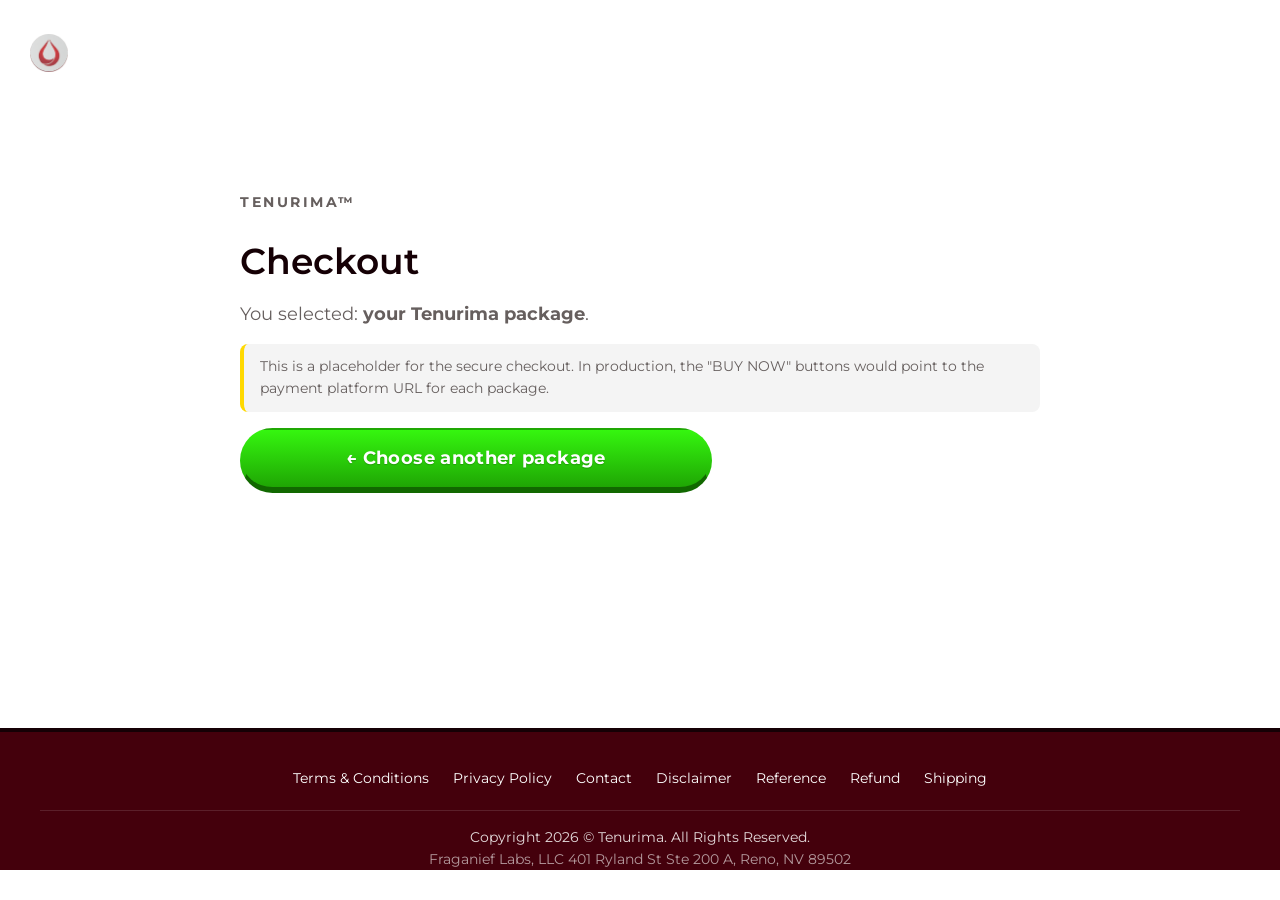
<file: checkout.html>
<!DOCTYPE html>
<html lang="en" class="no-js">
<head>
  <meta charset="UTF-8">
  <meta name="viewport" content="width=device-width, initial-scale=1">
  <title>Checkout | Tenurima™</title>
  <meta name="description" content="Secure checkout placeholder for Tenurima orders.">
  <meta name="theme-color" content="#2a0a0f">
  <link rel="icon" href="assets/img/favicon.svg" type="image/svg+xml">
  <link rel="preconnect" href="https://fonts.googleapis.com">
  <link rel="preconnect" href="https://fonts.gstatic.com" crossorigin>
  <link href="https://fonts.googleapis.com/css2?family=Montserrat:wght@400;500;600;700;800&display=swap" rel="stylesheet">
  <link rel="stylesheet" href="styles.css?v=45">
  <script>document.documentElement.classList.replace("no-js", "js");</script>
</head>
<body>
  <a class="skip-link" href="#main">Skip to main content</a>

  <header class="site-header">
    <div class="container site-header__inner">
      <a class="logo" href="index.html" aria-label="Tenurima – home page">
        <img class="logo__icon" src="assets/img/logo-mark.png?v=45" width="77" height="77" alt="">
        <span class="logo__text">TENURIMA</span>
      </a>
      <a class="btn btn--outline site-header__contact" href="index.html">← Home</a>
    </div>
  </header>

  <main id="main" class="section page">
    <div class="container page__inner">
      <p class="eyebrow">Tenurima™</p>
      <h1 class="section-title">Checkout</h1>
      <p class="page__lead">You selected: <strong data-package>your Tenurima package</strong>.</p>
      <p class="page__note">This is a placeholder for the secure checkout. In production, the "BUY NOW" buttons would point to the payment platform URL for each package.</p>
      <p><a class="btn btn--green" href="index.html#pricing">← Choose another package</a></p>
    </div>
  </main>

  <footer class="site-footer">
    <div class="container">
      <nav aria-label="Legal and support">
        <ul class="footer-links">
          <li><a href="terms.html">Terms &amp; Conditions</a></li>
          <li><a href="privacy.html">Privacy Policy</a></li>
          <li><a href="contact.html">Contact</a></li>
          <li><a href="disclaimer.html">Disclaimer</a></li>
          <li><a href="reference.html">Reference</a></li>
          <li><a href="refund.html">Refund</a></li>
          <li><a href="shipping.html">Shipping</a></li>
        </ul>
      </nav>
      <hr class="site-footer__divider">
      <p class="site-footer__copy">
        Copyright 2026 © Tenurima. All Rights Reserved.<br>
        <span>Fraganief Labs, LLC 401 Ryland St Ste 200 A, Reno, NV 89502</span>
      </p>
    </div>
  </footer>
  <script>
    // Mostra o pacote escolhido a partir de ?package=6-bottles
    (function () {
      var labels = { '2-bottles': '2 Bottles – $159.96', '3-bottles': '3 Bottles – $209.94', '6-bottles': '6 Bottles – $299.88' };
      var chosen = new URLSearchParams(window.location.search).get('package');
      var target = document.querySelector('[data-package]');
      if (target && labels[chosen]) target.textContent = labels[chosen];
    })();
  </script>
</body>
</html>
</file>
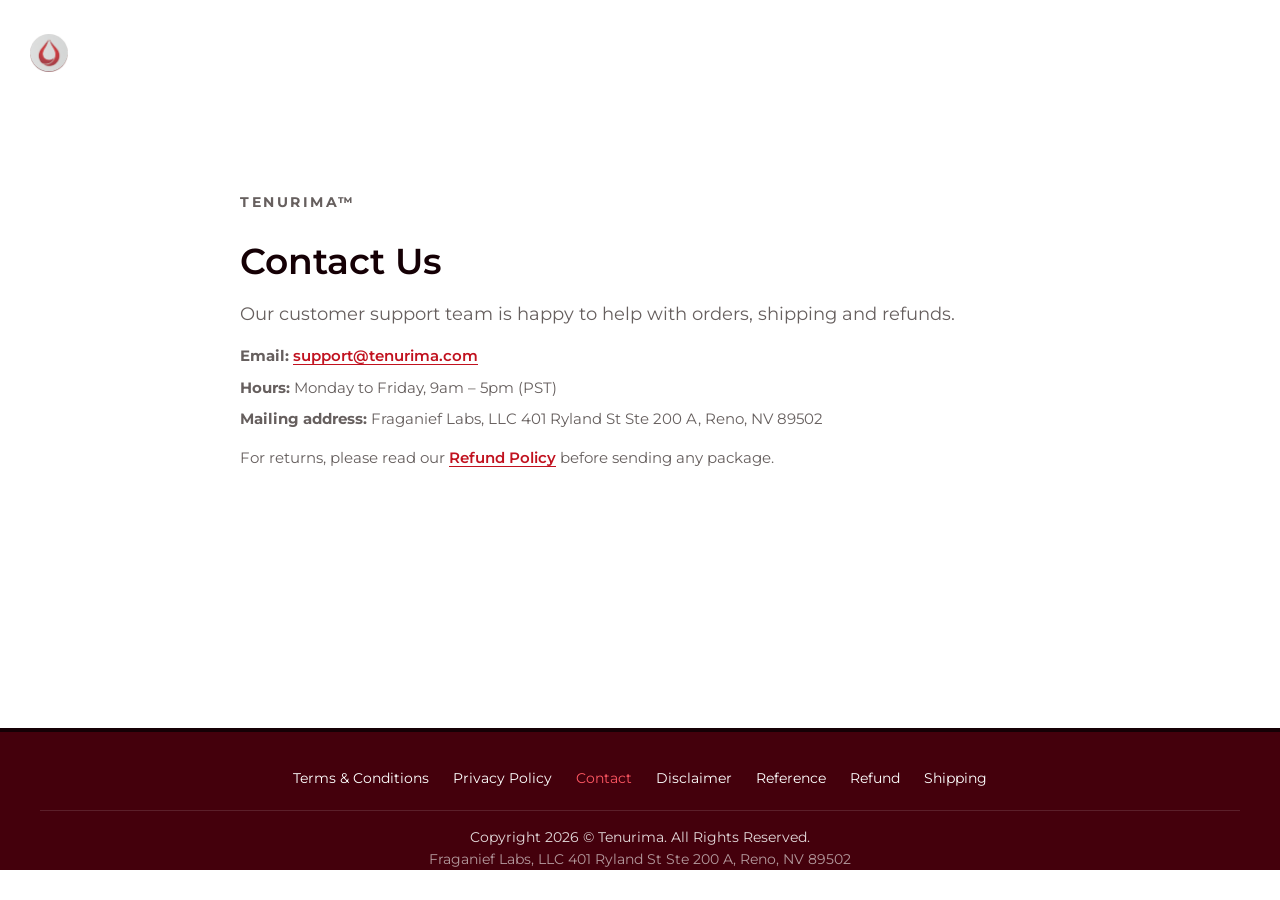
<file: contact.html>
<!DOCTYPE html>
<html lang="en" class="no-js">
<head>
  <meta charset="UTF-8">
  <meta name="viewport" content="width=device-width, initial-scale=1">
  <title>Contact Us | Tenurima™</title>
  <meta name="description" content="Get in touch with the Tenurima customer support team.">
  <meta name="theme-color" content="#2a0a0f">
  <link rel="icon" href="assets/img/favicon.svg" type="image/svg+xml">
  <link rel="preconnect" href="https://fonts.googleapis.com">
  <link rel="preconnect" href="https://fonts.gstatic.com" crossorigin>
  <link href="https://fonts.googleapis.com/css2?family=Montserrat:wght@400;500;600;700;800&display=swap" rel="stylesheet">
  <link rel="stylesheet" href="styles.css?v=45">
  <script>document.documentElement.classList.replace("no-js", "js");</script>
</head>
<body>
  <a class="skip-link" href="#main">Skip to main content</a>

  <header class="site-header">
    <div class="container site-header__inner">
      <a class="logo" href="index.html" aria-label="Tenurima – home page">
        <img class="logo__icon" src="assets/img/logo-mark.png?v=45" width="77" height="77" alt="">
        <span class="logo__text">TENURIMA</span>
      </a>
      <a class="btn btn--outline site-header__contact" href="index.html">← Home</a>
    </div>
  </header>

  <main id="main" class="section page">
    <div class="container page__inner">
      <p class="eyebrow">Tenurima™</p>
      <h1 class="section-title">Contact Us</h1>
      <p class="page__lead">Our customer support team is happy to help with orders, shipping and refunds.</p>
      <ul class="contact-list">
        <li><strong>Email:</strong> <a class="link" href="mailto:support@tenurima.com">support@tenurima.com</a></li>
        <li><strong>Hours:</strong> Monday to Friday, 9am – 5pm (PST)</li>
        <li><strong>Mailing address:</strong> Fraganief Labs, LLC 401 Ryland St Ste 200 A, Reno, NV 89502</li>
      </ul>
      <p>For returns, please read our <a class="link" href="refund.html">Refund Policy</a> before sending any package.</p>
    </div>
  </main>

  <footer class="site-footer">
    <div class="container">
      <nav aria-label="Legal and support">
        <ul class="footer-links">
          <li><a href="terms.html">Terms &amp; Conditions</a></li>
          <li><a href="privacy.html">Privacy Policy</a></li>
          <li><a href="contact.html" aria-current="page">Contact</a></li>
          <li><a href="disclaimer.html">Disclaimer</a></li>
          <li><a href="reference.html">Reference</a></li>
          <li><a href="refund.html">Refund</a></li>
          <li><a href="shipping.html">Shipping</a></li>
        </ul>
      </nav>
      <hr class="site-footer__divider">
      <p class="site-footer__copy">
        Copyright 2026 © Tenurima. All Rights Reserved.<br>
        <span>Fraganief Labs, LLC 401 Ryland St Ste 200 A, Reno, NV 89502</span>
      </p>
    </div>
  </footer>
</body>
</html>
</file>
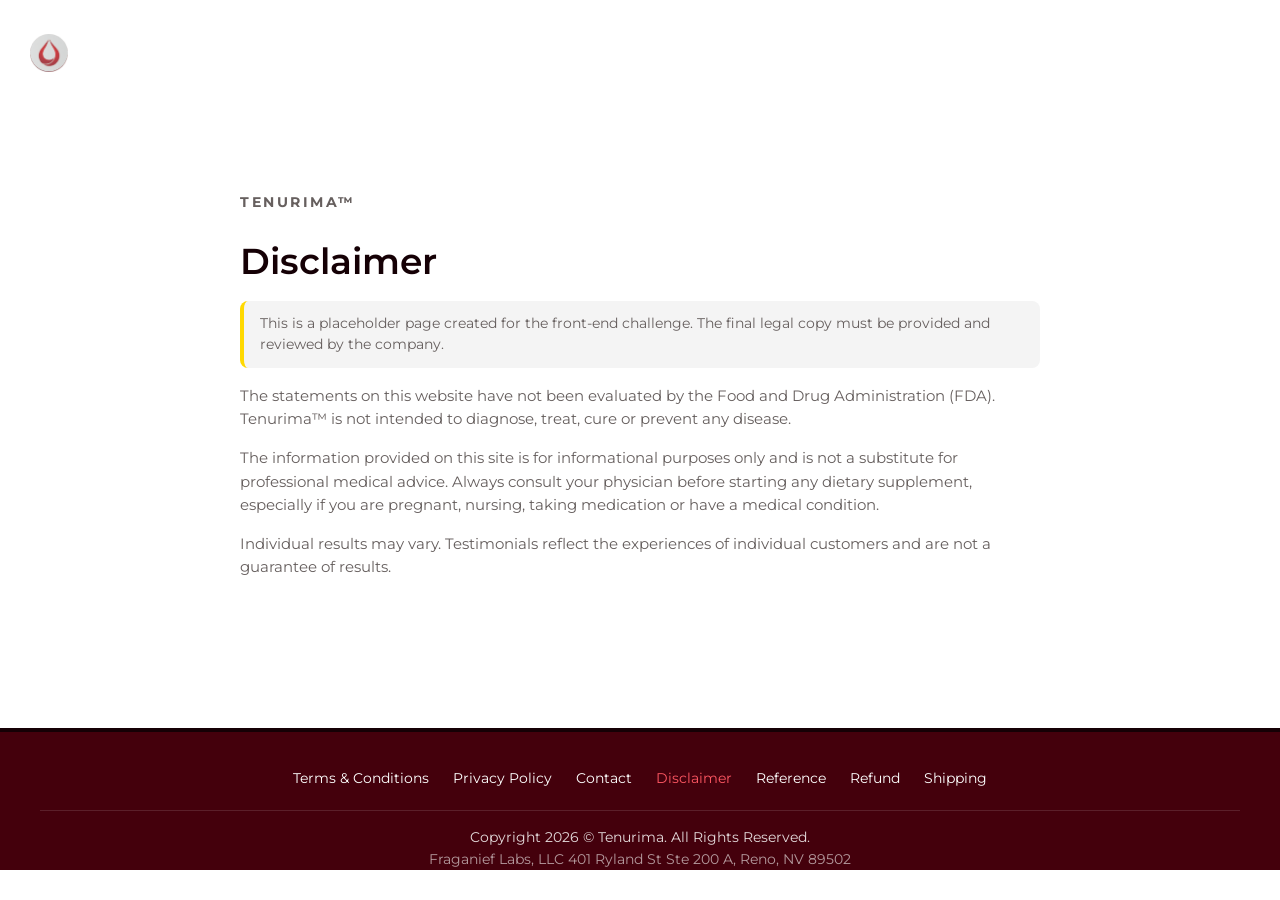
<file: disclaimer.html>
<!DOCTYPE html>
<html lang="en" class="no-js">
<head>
  <meta charset="UTF-8">
  <meta name="viewport" content="width=device-width, initial-scale=1">
  <title>Disclaimer | Tenurima™</title>
  <meta name="description" content="Medical and FDA disclaimer for Tenurima dietary supplement.">
  <meta name="theme-color" content="#2a0a0f">
  <link rel="icon" href="assets/img/favicon.svg" type="image/svg+xml">
  <link rel="preconnect" href="https://fonts.googleapis.com">
  <link rel="preconnect" href="https://fonts.gstatic.com" crossorigin>
  <link href="https://fonts.googleapis.com/css2?family=Montserrat:wght@400;500;600;700;800&display=swap" rel="stylesheet">
  <link rel="stylesheet" href="styles.css?v=45">
  <script>document.documentElement.classList.replace("no-js", "js");</script>
</head>
<body>
  <a class="skip-link" href="#main">Skip to main content</a>

  <header class="site-header">
    <div class="container site-header__inner">
      <a class="logo" href="index.html" aria-label="Tenurima – home page">
        <img class="logo__icon" src="assets/img/logo-mark.png?v=45" width="77" height="77" alt="">
        <span class="logo__text">TENURIMA</span>
      </a>
      <a class="btn btn--outline site-header__contact" href="index.html">← Home</a>
    </div>
  </header>

  <main id="main" class="section page">
    <div class="container page__inner">
      <p class="eyebrow">Tenurima™</p>
      <h1 class="section-title">Disclaimer</h1>
      <p class="page__note">This is a placeholder page created for the front-end challenge. The final legal copy must be provided and reviewed by the company.</p>
      <p>The statements on this website have not been evaluated by the Food and Drug Administration (FDA). Tenurima™ is not intended to diagnose, treat, cure or prevent any disease.</p>
      <p>The information provided on this site is for informational purposes only and is not a substitute for professional medical advice. Always consult your physician before starting any dietary supplement, especially if you are pregnant, nursing, taking medication or have a medical condition.</p>
      <p>Individual results may vary. Testimonials reflect the experiences of individual customers and are not a guarantee of results.</p>
    </div>
  </main>

  <footer class="site-footer">
    <div class="container">
      <nav aria-label="Legal and support">
        <ul class="footer-links">
          <li><a href="terms.html">Terms &amp; Conditions</a></li>
          <li><a href="privacy.html">Privacy Policy</a></li>
          <li><a href="contact.html">Contact</a></li>
          <li><a href="disclaimer.html" aria-current="page">Disclaimer</a></li>
          <li><a href="reference.html">Reference</a></li>
          <li><a href="refund.html">Refund</a></li>
          <li><a href="shipping.html">Shipping</a></li>
        </ul>
      </nav>
      <hr class="site-footer__divider">
      <p class="site-footer__copy">
        Copyright 2026 © Tenurima. All Rights Reserved.<br>
        <span>Fraganief Labs, LLC 401 Ryland St Ste 200 A, Reno, NV 89502</span>
      </p>
    </div>
  </footer>
</body>
</html>
</file>
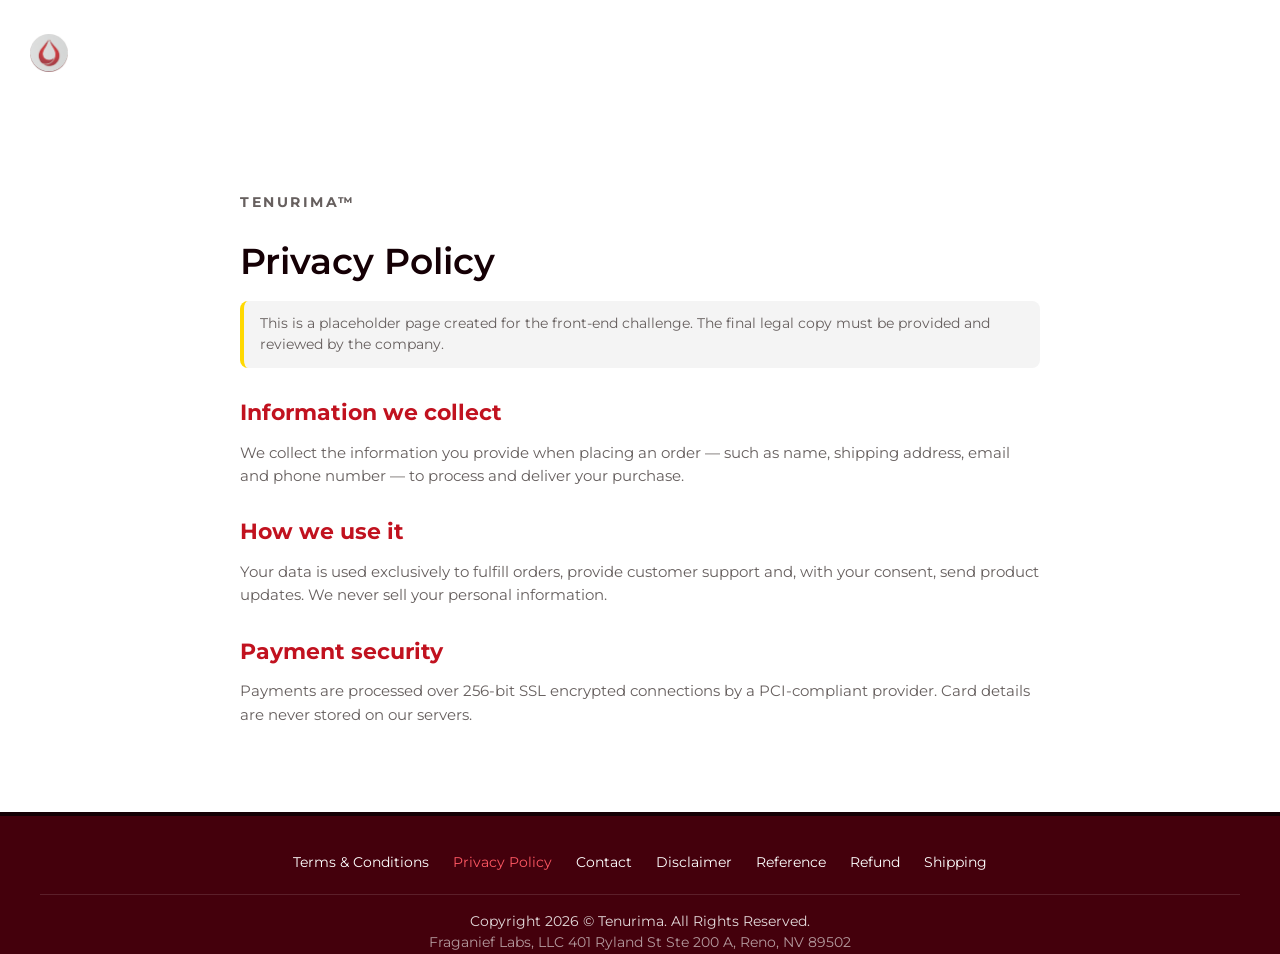
<file: privacy.html>
<!DOCTYPE html>
<html lang="en" class="no-js">
<head>
  <meta charset="UTF-8">
  <meta name="viewport" content="width=device-width, initial-scale=1">
  <title>Privacy Policy | Tenurima™</title>
  <meta name="description" content="How Tenurima collects, uses and protects your personal information.">
  <meta name="theme-color" content="#2a0a0f">
  <link rel="icon" href="assets/img/favicon.svg" type="image/svg+xml">
  <link rel="preconnect" href="https://fonts.googleapis.com">
  <link rel="preconnect" href="https://fonts.gstatic.com" crossorigin>
  <link href="https://fonts.googleapis.com/css2?family=Montserrat:wght@400;500;600;700;800&display=swap" rel="stylesheet">
  <link rel="stylesheet" href="styles.css?v=45">
  <script>document.documentElement.classList.replace("no-js", "js");</script>
</head>
<body>
  <a class="skip-link" href="#main">Skip to main content</a>

  <header class="site-header">
    <div class="container site-header__inner">
      <a class="logo" href="index.html" aria-label="Tenurima – home page">
        <img class="logo__icon" src="assets/img/logo-mark.png?v=45" width="77" height="77" alt="">
        <span class="logo__text">TENURIMA</span>
      </a>
      <a class="btn btn--outline site-header__contact" href="index.html">← Home</a>
    </div>
  </header>

  <main id="main" class="section page">
    <div class="container page__inner">
      <p class="eyebrow">Tenurima™</p>
      <h1 class="section-title">Privacy Policy</h1>
      <p class="page__note">This is a placeholder page created for the front-end challenge. The final legal copy must be provided and reviewed by the company.</p>
      <h2>Information we collect</h2>
      <p>We collect the information you provide when placing an order — such as name, shipping address, email and phone number — to process and deliver your purchase.</p>
      <h2>How we use it</h2>
      <p>Your data is used exclusively to fulfill orders, provide customer support and, with your consent, send product updates. We never sell your personal information.</p>
      <h2>Payment security</h2>
      <p>Payments are processed over 256-bit SSL encrypted connections by a PCI-compliant provider. Card details are never stored on our servers.</p>
    </div>
  </main>

  <footer class="site-footer">
    <div class="container">
      <nav aria-label="Legal and support">
        <ul class="footer-links">
          <li><a href="terms.html">Terms &amp; Conditions</a></li>
          <li><a href="privacy.html" aria-current="page">Privacy Policy</a></li>
          <li><a href="contact.html">Contact</a></li>
          <li><a href="disclaimer.html">Disclaimer</a></li>
          <li><a href="reference.html">Reference</a></li>
          <li><a href="refund.html">Refund</a></li>
          <li><a href="shipping.html">Shipping</a></li>
        </ul>
      </nav>
      <hr class="site-footer__divider">
      <p class="site-footer__copy">
        Copyright 2026 © Tenurima. All Rights Reserved.<br>
        <span>Fraganief Labs, LLC 401 Ryland St Ste 200 A, Reno, NV 89502</span>
      </p>
    </div>
  </footer>
</body>
</html>
</file>
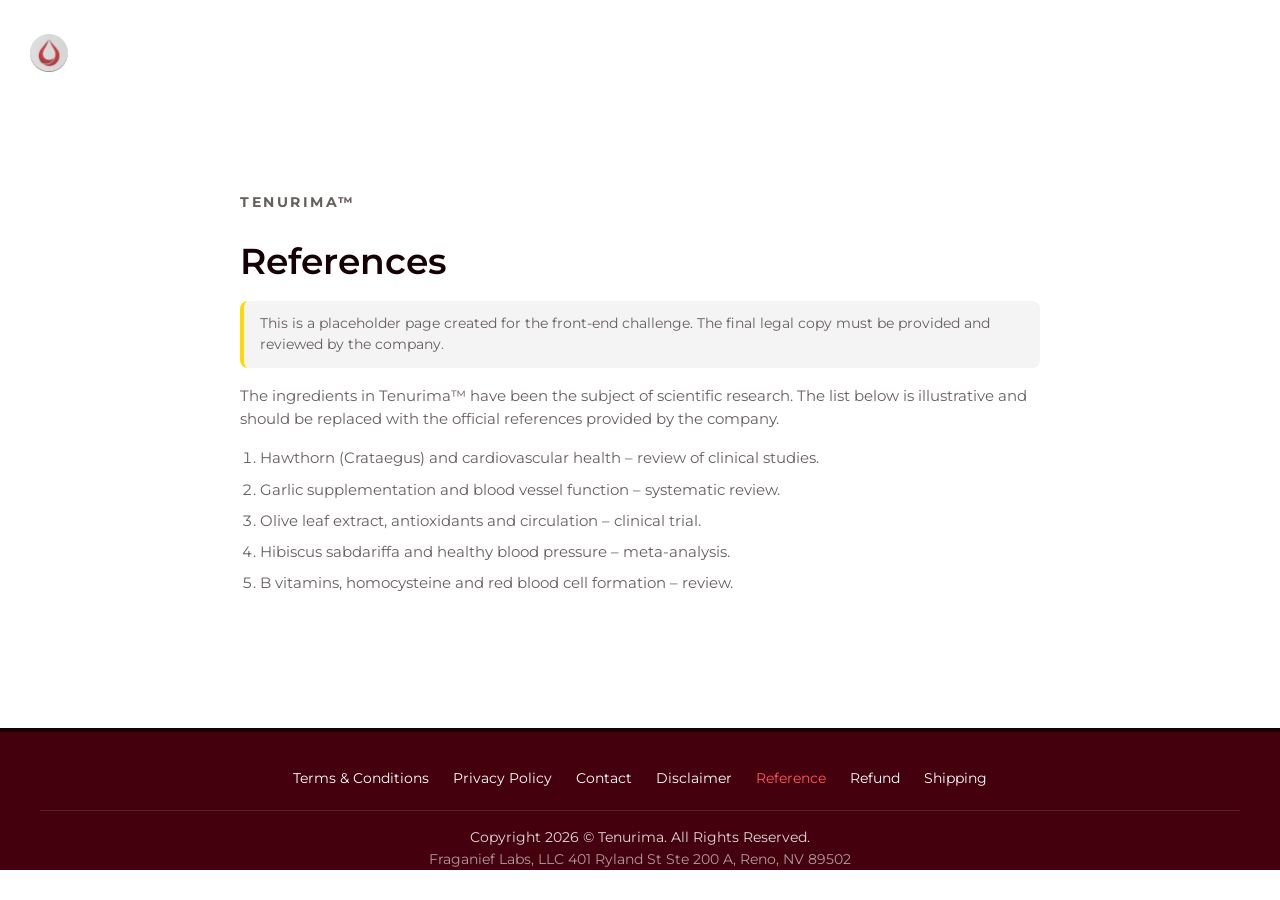
<file: reference.html>
<!DOCTYPE html>
<html lang="en" class="no-js">
<head>
  <meta charset="UTF-8">
  <meta name="viewport" content="width=device-width, initial-scale=1">
  <title>References | Tenurima™</title>
  <meta name="description" content="Scientific references related to the ingredients in Tenurima.">
  <meta name="theme-color" content="#2a0a0f">
  <link rel="icon" href="assets/img/favicon.svg" type="image/svg+xml">
  <link rel="preconnect" href="https://fonts.googleapis.com">
  <link rel="preconnect" href="https://fonts.gstatic.com" crossorigin>
  <link href="https://fonts.googleapis.com/css2?family=Montserrat:wght@400;500;600;700;800&display=swap" rel="stylesheet">
  <link rel="stylesheet" href="styles.css?v=45">
  <script>document.documentElement.classList.replace("no-js", "js");</script>
</head>
<body>
  <a class="skip-link" href="#main">Skip to main content</a>

  <header class="site-header">
    <div class="container site-header__inner">
      <a class="logo" href="index.html" aria-label="Tenurima – home page">
        <img class="logo__icon" src="assets/img/logo-mark.png?v=45" width="77" height="77" alt="">
        <span class="logo__text">TENURIMA</span>
      </a>
      <a class="btn btn--outline site-header__contact" href="index.html">← Home</a>
    </div>
  </header>

  <main id="main" class="section page">
    <div class="container page__inner">
      <p class="eyebrow">Tenurima™</p>
      <h1 class="section-title">References</h1>
      <p class="page__note">This is a placeholder page created for the front-end challenge. The final legal copy must be provided and reviewed by the company.</p>
      <p>The ingredients in Tenurima™ have been the subject of scientific research. The list below is illustrative and should be replaced with the official references provided by the company.</p>
      <ol class="page__list">
        <li>Hawthorn (Crataegus) and cardiovascular health – review of clinical studies.</li>
        <li>Garlic supplementation and blood vessel function – systematic review.</li>
        <li>Olive leaf extract, antioxidants and circulation – clinical trial.</li>
        <li>Hibiscus sabdariffa and healthy blood pressure – meta-analysis.</li>
        <li>B vitamins, homocysteine and red blood cell formation – review.</li>
      </ol>
    </div>
  </main>

  <footer class="site-footer">
    <div class="container">
      <nav aria-label="Legal and support">
        <ul class="footer-links">
          <li><a href="terms.html">Terms &amp; Conditions</a></li>
          <li><a href="privacy.html">Privacy Policy</a></li>
          <li><a href="contact.html">Contact</a></li>
          <li><a href="disclaimer.html">Disclaimer</a></li>
          <li><a href="reference.html" aria-current="page">Reference</a></li>
          <li><a href="refund.html">Refund</a></li>
          <li><a href="shipping.html">Shipping</a></li>
        </ul>
      </nav>
      <hr class="site-footer__divider">
      <p class="site-footer__copy">
        Copyright 2026 © Tenurima. All Rights Reserved.<br>
        <span>Fraganief Labs, LLC 401 Ryland St Ste 200 A, Reno, NV 89502</span>
      </p>
    </div>
  </footer>
</body>
</html>
</file>
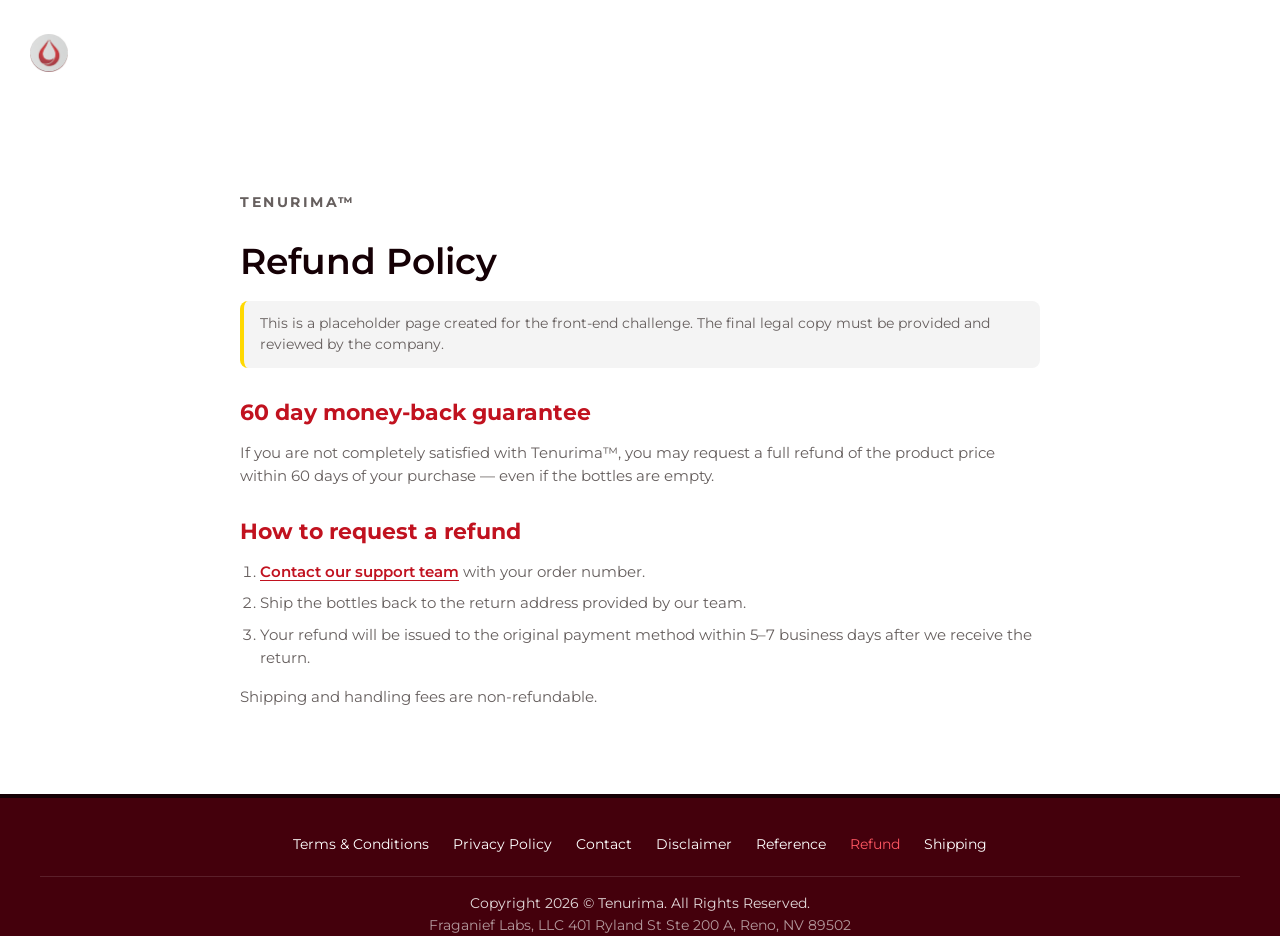
<file: refund.html>
<!DOCTYPE html>
<html lang="en" class="no-js">
<head>
  <meta charset="UTF-8">
  <meta name="viewport" content="width=device-width, initial-scale=1">
  <title>Refund Policy | Tenurima™</title>
  <meta name="description" content="Tenurima 60 day money-back guarantee and return instructions.">
  <meta name="theme-color" content="#2a0a0f">
  <link rel="icon" href="assets/img/favicon.svg" type="image/svg+xml">
  <link rel="preconnect" href="https://fonts.googleapis.com">
  <link rel="preconnect" href="https://fonts.gstatic.com" crossorigin>
  <link href="https://fonts.googleapis.com/css2?family=Montserrat:wght@400;500;600;700;800&display=swap" rel="stylesheet">
  <link rel="stylesheet" href="styles.css?v=45">
  <script>document.documentElement.classList.replace("no-js", "js");</script>
</head>
<body>
  <a class="skip-link" href="#main">Skip to main content</a>

  <header class="site-header">
    <div class="container site-header__inner">
      <a class="logo" href="index.html" aria-label="Tenurima – home page">
        <img class="logo__icon" src="assets/img/logo-mark.png?v=45" width="77" height="77" alt="">
        <span class="logo__text">TENURIMA</span>
      </a>
      <a class="btn btn--outline site-header__contact" href="index.html">← Home</a>
    </div>
  </header>

  <main id="main" class="section page">
    <div class="container page__inner">
      <p class="eyebrow">Tenurima™</p>
      <h1 class="section-title">Refund Policy</h1>
      <p class="page__note">This is a placeholder page created for the front-end challenge. The final legal copy must be provided and reviewed by the company.</p>
      <h2>60 day money-back guarantee</h2>
      <p>If you are not completely satisfied with Tenurima™, you may request a full refund of the product price within 60 days of your purchase — even if the bottles are empty.</p>
      <h2>How to request a refund</h2>
      <ol class="page__list">
        <li><a class="link" href="contact.html">Contact our support team</a> with your order number.</li>
        <li>Ship the bottles back to the return address provided by our team.</li>
        <li>Your refund will be issued to the original payment method within 5–7 business days after we receive the return.</li>
      </ol>
      <p>Shipping and handling fees are non-refundable.</p>
    </div>
  </main>

  <footer class="site-footer">
    <div class="container">
      <nav aria-label="Legal and support">
        <ul class="footer-links">
          <li><a href="terms.html">Terms &amp; Conditions</a></li>
          <li><a href="privacy.html">Privacy Policy</a></li>
          <li><a href="contact.html">Contact</a></li>
          <li><a href="disclaimer.html">Disclaimer</a></li>
          <li><a href="reference.html">Reference</a></li>
          <li><a href="refund.html" aria-current="page">Refund</a></li>
          <li><a href="shipping.html">Shipping</a></li>
        </ul>
      </nav>
      <hr class="site-footer__divider">
      <p class="site-footer__copy">
        Copyright 2026 © Tenurima. All Rights Reserved.<br>
        <span>Fraganief Labs, LLC 401 Ryland St Ste 200 A, Reno, NV 89502</span>
      </p>
    </div>
  </footer>
</body>
</html>
</file>
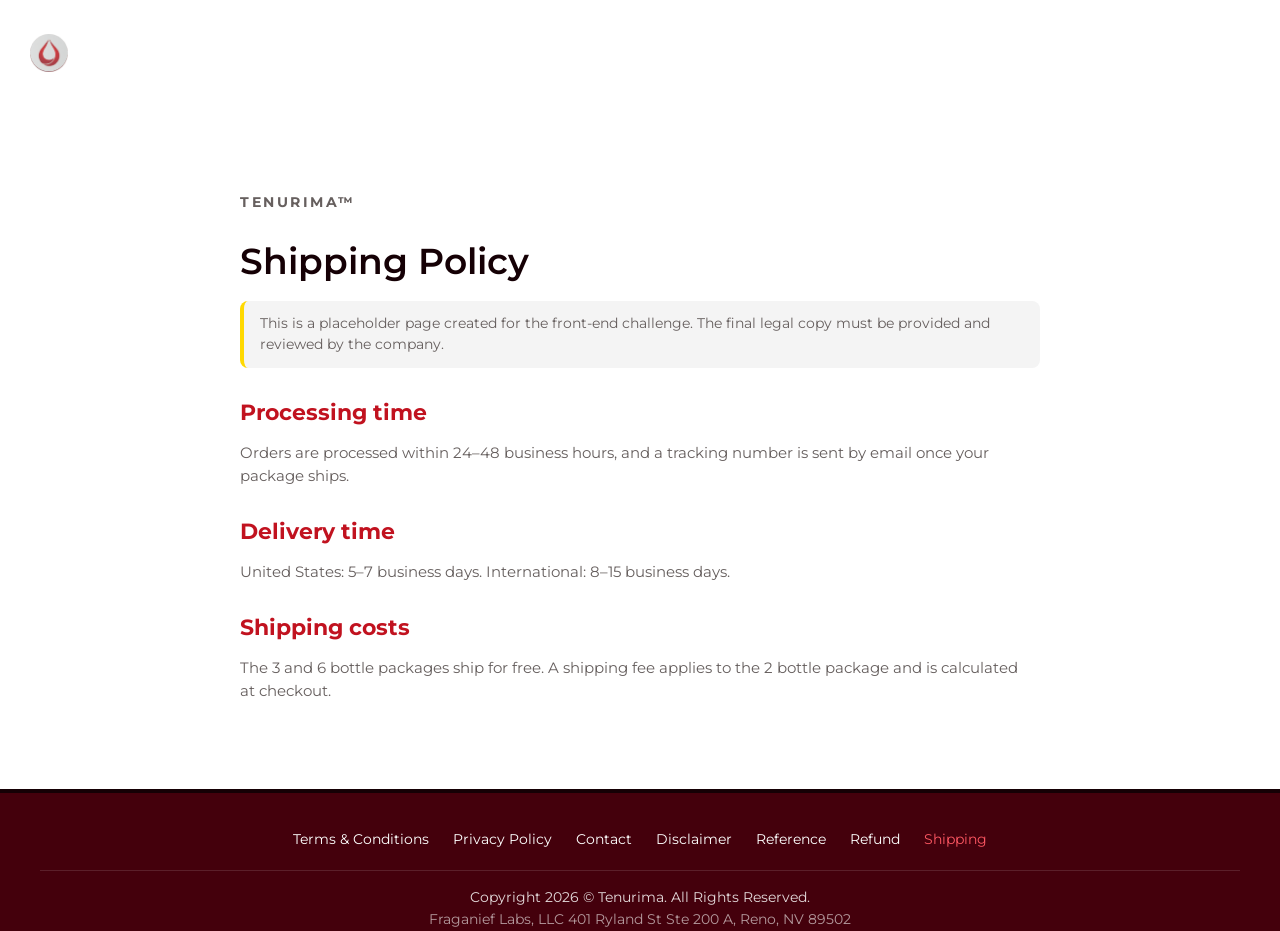
<file: shipping.html>
<!DOCTYPE html>
<html lang="en" class="no-js">
<head>
  <meta charset="UTF-8">
  <meta name="viewport" content="width=device-width, initial-scale=1">
  <title>Shipping Policy | Tenurima™</title>
  <meta name="description" content="Shipping times and costs for Tenurima orders.">
  <meta name="theme-color" content="#2a0a0f">
  <link rel="icon" href="assets/img/favicon.svg" type="image/svg+xml">
  <link rel="preconnect" href="https://fonts.googleapis.com">
  <link rel="preconnect" href="https://fonts.gstatic.com" crossorigin>
  <link href="https://fonts.googleapis.com/css2?family=Montserrat:wght@400;500;600;700;800&display=swap" rel="stylesheet">
  <link rel="stylesheet" href="styles.css?v=45">
  <script>document.documentElement.classList.replace("no-js", "js");</script>
</head>
<body>
  <a class="skip-link" href="#main">Skip to main content</a>

  <header class="site-header">
    <div class="container site-header__inner">
      <a class="logo" href="index.html" aria-label="Tenurima – home page">
        <img class="logo__icon" src="assets/img/logo-mark.png?v=45" width="77" height="77" alt="">
        <span class="logo__text">TENURIMA</span>
      </a>
      <a class="btn btn--outline site-header__contact" href="index.html">← Home</a>
    </div>
  </header>

  <main id="main" class="section page">
    <div class="container page__inner">
      <p class="eyebrow">Tenurima™</p>
      <h1 class="section-title">Shipping Policy</h1>
      <p class="page__note">This is a placeholder page created for the front-end challenge. The final legal copy must be provided and reviewed by the company.</p>
      <h2>Processing time</h2>
      <p>Orders are processed within 24–48 business hours, and a tracking number is sent by email once your package ships.</p>
      <h2>Delivery time</h2>
      <p>United States: 5–7 business days. International: 8–15 business days.</p>
      <h2>Shipping costs</h2>
      <p>The 3 and 6 bottle packages ship for free. A shipping fee applies to the 2 bottle package and is calculated at checkout.</p>
    </div>
  </main>

  <footer class="site-footer">
    <div class="container">
      <nav aria-label="Legal and support">
        <ul class="footer-links">
          <li><a href="terms.html">Terms &amp; Conditions</a></li>
          <li><a href="privacy.html">Privacy Policy</a></li>
          <li><a href="contact.html">Contact</a></li>
          <li><a href="disclaimer.html">Disclaimer</a></li>
          <li><a href="reference.html">Reference</a></li>
          <li><a href="refund.html">Refund</a></li>
          <li><a href="shipping.html" aria-current="page">Shipping</a></li>
        </ul>
      </nav>
      <hr class="site-footer__divider">
      <p class="site-footer__copy">
        Copyright 2026 © Tenurima. All Rights Reserved.<br>
        <span>Fraganief Labs, LLC 401 Ryland St Ste 200 A, Reno, NV 89502</span>
      </p>
    </div>
  </footer>
</body>
</html>
</file>
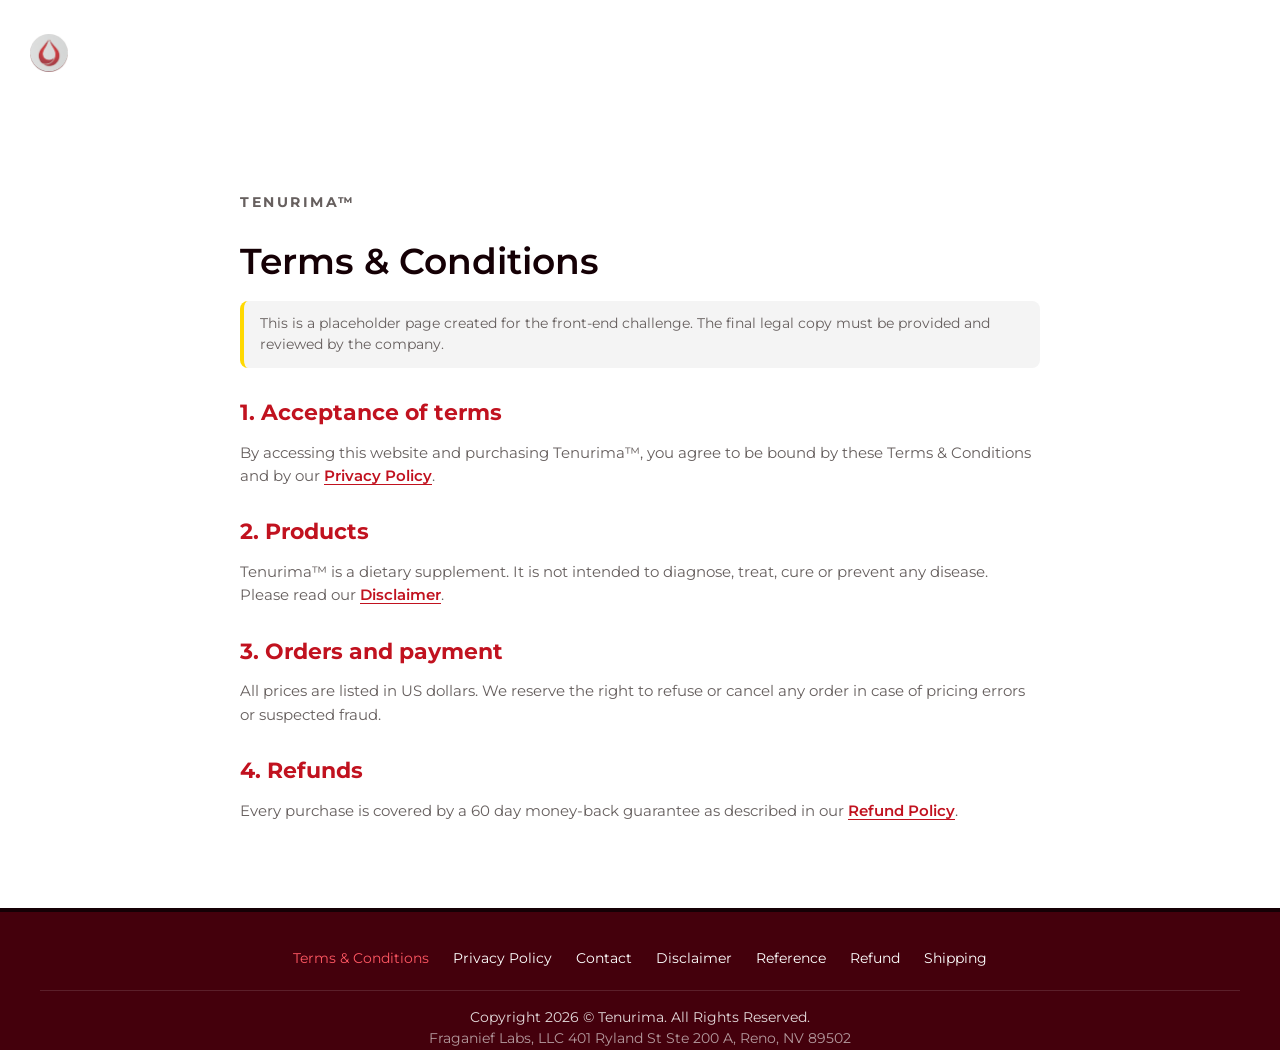
<file: terms.html>
<!DOCTYPE html>
<html lang="en" class="no-js">
<head>
  <meta charset="UTF-8">
  <meta name="viewport" content="width=device-width, initial-scale=1">
  <title>Terms &amp; Conditions | Tenurima™</title>
  <meta name="description" content="Terms and conditions for purchases made on the official Tenurima website.">
  <meta name="theme-color" content="#2a0a0f">
  <link rel="icon" href="assets/img/favicon.svg" type="image/svg+xml">
  <link rel="preconnect" href="https://fonts.googleapis.com">
  <link rel="preconnect" href="https://fonts.gstatic.com" crossorigin>
  <link href="https://fonts.googleapis.com/css2?family=Montserrat:wght@400;500;600;700;800&display=swap" rel="stylesheet">
  <link rel="stylesheet" href="styles.css?v=45">
  <script>document.documentElement.classList.replace("no-js", "js");</script>
</head>
<body>
  <a class="skip-link" href="#main">Skip to main content</a>

  <header class="site-header">
    <div class="container site-header__inner">
      <a class="logo" href="index.html" aria-label="Tenurima – home page">
        <img class="logo__icon" src="assets/img/logo-mark.png?v=45" width="77" height="77" alt="">
        <span class="logo__text">TENURIMA</span>
      </a>
      <a class="btn btn--outline site-header__contact" href="index.html">← Home</a>
    </div>
  </header>

  <main id="main" class="section page">
    <div class="container page__inner">
      <p class="eyebrow">Tenurima™</p>
      <h1 class="section-title">Terms &amp; Conditions</h1>
      <p class="page__note">This is a placeholder page created for the front-end challenge. The final legal copy must be provided and reviewed by the company.</p>
      <h2>1. Acceptance of terms</h2>
      <p>By accessing this website and purchasing Tenurima™, you agree to be bound by these Terms &amp; Conditions and by our <a class="link" href="privacy.html">Privacy Policy</a>.</p>
      <h2>2. Products</h2>
      <p>Tenurima™ is a dietary supplement. It is not intended to diagnose, treat, cure or prevent any disease. Please read our <a class="link" href="disclaimer.html">Disclaimer</a>.</p>
      <h2>3. Orders and payment</h2>
      <p>All prices are listed in US dollars. We reserve the right to refuse or cancel any order in case of pricing errors or suspected fraud.</p>
      <h2>4. Refunds</h2>
      <p>Every purchase is covered by a 60 day money-back guarantee as described in our <a class="link" href="refund.html">Refund Policy</a>.</p>
    </div>
  </main>

  <footer class="site-footer">
    <div class="container">
      <nav aria-label="Legal and support">
        <ul class="footer-links">
          <li><a href="terms.html" aria-current="page">Terms &amp; Conditions</a></li>
          <li><a href="privacy.html">Privacy Policy</a></li>
          <li><a href="contact.html">Contact</a></li>
          <li><a href="disclaimer.html">Disclaimer</a></li>
          <li><a href="reference.html">Reference</a></li>
          <li><a href="refund.html">Refund</a></li>
          <li><a href="shipping.html">Shipping</a></li>
        </ul>
      </nav>
      <hr class="site-footer__divider">
      <p class="site-footer__copy">
        Copyright 2026 © Tenurima. All Rights Reserved.<br>
        <span>Fraganief Labs, LLC 401 Ryland St Ste 200 A, Reno, NV 89502</span>
      </p>
    </div>
  </footer>
</body>
</html>
</file>
<file: styles.css>
:root {
  --color-white: #fff;

  --color-wine-950: #150005;
  --color-wine-900: #44000c;
  --color-wine-800: #6c2d39;

  --color-red-900: #c1121f;
  --color-red-800: #a93f48;
  --color-red-700: #cc494a;
  --color-red-600: #ff2d2d;
  --color-red-500: #ff4848;
  --color-red-400: #ff5763;
  --color-red-300: #ff929a;
  --color-red-accent: #ff3c3c;
  --color-red-deep: #d20606;

  --color-green-900: #116800;
  --color-green-700: #04ac48;
  --color-green-500: #29ea02;

  --color-yellow-600: #ffd901;
  --color-yellow-500: #ffdc13;
  --color-yellow-400: #ffe26e;

  --color-gray-900: #000;
  --color-gray-700: #665f5e;
  --color-gray-600: #736467;
  --color-gray-500: #878787;
  --color-gray-400: #9a9a9a;
  --color-gray-300: #cecece;
  --color-gray-100: #f4f4f4;

  --color-off-white-1: #fcf9f8;
  --color-off-white-2: #fcf7f6;
  --color-off-white-3: #fcf8f8;
  --color-off-white-4: #f9fbfb;
  --color-off-white-5: #f9fafb;

  --overlay-white-20: #ffffff33;
  --overlay-white-40: #ffffff66;
  --overlay-white-60: #ffffff99;
  --overlay-dark-20: #00000033;
  --overlay-wine-20: #6c2d3933;

  --gradient-hero: linear-gradient(45deg, #150005 0%, #80161a 100%);
  --gradient-why-choose: linear-gradient(48.32deg, #44000c 20.94%, #cc494a 47.36%, #a93f48 62.26%);
  --gradient-seal: linear-gradient(313.26deg, #c1121f 51.48%, #ff5763 71.46%);
  --gradient-save-badge: linear-gradient(126.19deg, #ff929a 14.89%, #c1121f 54.23%, #ff929a 88.28%);
  --gradient-green-btn: linear-gradient(180deg, #35f60f 0%, #1fa604 100%);
  --gradient-yellow-btn: linear-gradient(270deg, #ffdc17 0%, #ffd900 100%);

  --wine-900: var(--color-wine-950);
  --wine-800: var(--color-wine-900);
  --wine-600: var(--color-red-800);
  --bg-dark: var(--color-wine-950);
  --bg-light: var(--color-gray-100);
  --bg-light-alt: var(--color-off-white-1);
  --red-primary: var(--color-red-900);
  --red-bright: var(--color-red-600);
  --red-accent: var(--color-red-500);
  --red-accent-2: var(--color-red-400);
  --red-strong: var(--color-red-accent);
  --red-700: var(--color-red-900);
  --red-600: var(--color-red-600);
  --coral: var(--color-red-400);
  --green-600: #1fa604;
  --green-700: var(--color-green-900);
  --green-dark: var(--color-green-900);
  --green-shadow: var(--color-green-700);
  --yellow-400: var(--color-yellow-500);
  --yellow-500: var(--color-yellow-600);
  --gold: #e0a800;
  --gray-50: var(--color-gray-100);
  --gray-200: var(--color-gray-300);
  --gray-500: var(--color-gray-600);
  --gray-700: var(--color-gray-700);
  --white: var(--color-white);
  --text: var(--color-wine-950);
  --pink-50: var(--color-off-white-1);
  --text-gray: var(--color-gray-600);
  --border-gray: var(--color-gray-300);

  --gradient-wine: var(--gradient-why-choose);
  --gradient-green: var(--gradient-green-btn);
  --gradient-yellow: var(--gradient-yellow-btn);

  --font-heading: "Montserrat", "Segoe UI", Arial, sans-serif;
  --font-body: "Montserrat", "Segoe UI", Arial, sans-serif;
  --fs-h1: clamp(1.6rem, .95rem + 2.9vw, 2.875rem);
  --fs-h2: clamp(1.25rem, .9rem + 1.7vw, 2.25rem);
  --fs-section-title: clamp(1.375rem, .95rem + 1.9vw, 2.25rem);
  --fs-h3: clamp(.95rem, .82rem + .6vw, 1.25rem);
  --fs-body: clamp(.875rem, .82rem + .25vw, .9375rem);
  --fs-small: clamp(.8125rem, .78rem + .2vw, .875rem);

  --space-1: .25rem;
  --space-2: .5rem;
  --space-3: .75rem;
  --space-4: 1rem;
  --space-5: 1.5rem;
  --space-6: 2rem;
  --space-7: 3rem;
  --space-8: 4rem;
  --section-y: clamp(2.25rem, .9rem + 5.6vw, 7rem);

  --gutter: clamp(16px, 63px - (100vw - 360px) * .0708, 63px);
  --container: 1200px;

  --hero-cut-h: clamp(31px, 2.865vw, 55px);
  --hero-cut-top: clamp(97.5px, 22.656vw, 435px);
  --hero-cut-bottom: clamp(66.5px, 19.375vw, 372px);

  --radius-sm: 8px;
  --radius-md: 16px;
  --radius-lg: 24px;
  --radius-pill: 999px;
  --shadow-sm: 0 2px 8px rgb(0 0 0 / .08);
  --shadow-md: 0 10px 30px rgb(0 0 0 / .12);
  --shadow-lg: 0 20px 50px rgb(0 0 0 / .18);

  --header-h: 64px;
  --ease-out: cubic-bezier(.22, .61, .36, 1);
}

*,
*::before,
*::after {
  box-sizing: border-box;
}

* {
  margin: 0;
}

html {
  -webkit-text-size-adjust: 100%;
  text-size-adjust: 100%;
  scroll-behavior: smooth;
}

body {
  min-height: 100vh;
  font-family: var(--font-body);
  font-size: var(--fs-body);
  line-height: 1.55;
  color: var(--text);
  background: var(--white);
  -webkit-font-smoothing: antialiased;

  overflow-x: clip;
}

img,
svg {
  display: block;
  max-width: 100%;
}

img {
  height: auto;
}

picture {
  display: block;
}

ul,
ol {
  padding: 0;
  list-style: none;
}

a {
  color: inherit;
}

button {
  font: inherit;
  color: inherit;
  cursor: pointer;
  background: none;
  border: 0;
}

table {
  border-collapse: collapse;
}

h1,
h2,
h3,
h4 {
  font-family: var(--font-heading);
  line-height: 1.15;
  text-wrap: balance;
}

p {
  text-wrap: pretty;
}

@media (prefers-reduced-motion: reduce) {
  html {
    scroll-behavior: auto;
  }

  *,
  *::before,
  *::after {
    animation-duration: .01ms !important;
    animation-iteration-count: 1 !important;
    transition-duration: .01ms !important;
  }
}

.sprite {
  position: absolute;
  width: 0;
  height: 0;
  overflow: hidden;
}

.visually-hidden {
  position: absolute !important;
  width: 1px;
  height: 1px;
  padding: 0;
  margin: -1px;
  overflow: hidden;
  clip: rect(0 0 0 0);
  white-space: nowrap;
  border: 0;
}

.skip-link {
  position: absolute;
  top: var(--space-2);
  left: var(--space-2);
  z-index: 100;
  padding: var(--space-2) var(--space-4);
  font-weight: 600;
  color: var(--white);
  background: var(--red-700);
  border-radius: var(--radius-sm);
  transform: translateY(-200%);
}

.skip-link:focus {
  transform: none;
}

.container {
  width: 100%;
  max-width: calc(var(--container) + var(--gutter) * 2);
  padding-inline: var(--gutter);
  margin-inline: auto;
}

.text-center {
  text-align: center;
}

.text-red {
  color: var(--red-primary);
}

.text-coral {
  color: var(--coral);
}

.icon {
  flex-shrink: 0;
  width: 1.25em;
  height: 1.25em;
  fill: currentColor;
}

:focus-visible {
  outline: 3px solid var(--yellow-400);
  outline-offset: 3px;
}

.section--gray :focus-visible,
.section:not(.section--dark) :focus-visible {
  outline-color: var(--red-700);
}

.link {
  font-weight: 600;
  color: var(--red-700);
  text-underline-offset: 3px;
}

.link:hover {
  color: var(--wine-600);
}

.link--light {
  color: var(--coral);
}

.link--light:hover {
  color: var(--white);
}

.section {
  position: relative;
  padding-block: var(--section-y);
}

.section--gray {
  position: relative;
  background: var(--gray-50);
}

.hero + .section {
  margin-top: calc(var(--hero-cut-h) * -1);
  padding-top: calc(var(--section-y) + var(--hero-cut-h));
}

.section--gray::before {
  position: absolute;
  top: calc(var(--chamfer, 72px) * -1);
  right: 0;
  left: 0;
  z-index: -1;
  height: var(--chamfer, 72px);
  content: "";
  background: var(--color-gray-100);
}

.section--dark {
  color: var(--white);
  background:
    radial-gradient(60% 55% at 50% 0%, rgb(204 73 74 / .3) 0%, transparent 70%),
    linear-gradient(180deg, #2a0509 0%, var(--bg-dark) 60%, #1d0207 100%);
}

.section-header {
  max-width: 720px;
  margin: 0 auto var(--space-6);
  text-align: center;
}

@media (min-width: 768px) {
  .section-header {
    margin-bottom: var(--space-7);
  }
}

.section-header__text {
  margin-top: var(--space-3);
  color: var(--gray-500);
}

.eyebrow {
  margin-bottom: var(--space-2);
  font-family: var(--font-heading);
  font-size: var(--fs-small);
  font-weight: 700;
  color: var(--red-700);
  text-transform: uppercase;
  letter-spacing: .18em;
}

.section-title {
  font-size: var(--fs-section-title);
  font-weight: 600;
  line-height: 1.3;
}

.section-title__line {
  display: block;
}

.section-title--light {
  color: var(--white);
}

.btn {
  display: inline-flex;
  gap: var(--space-2);
  align-items: center;
  justify-content: center;
  min-height: 44px;
  padding: .7rem 1.6rem;
  font-family: var(--font-heading);
  font-size: clamp(.9375rem, .85rem + .3vw, 1rem);
  font-weight: 700;
  line-height: 1.2;
  text-align: center;
  text-decoration: none;
  letter-spacing: .02em;
  border: 2px solid transparent;
  border-radius: var(--radius-pill);
  transition: transform .2s var(--ease-out), box-shadow .2s var(--ease-out), filter .2s, background-color .2s, color .2s;
}

.btn:hover {
  transform: translateY(-2px);
}

.btn:active {
  transform: translateY(0);
}

.btn--green {
  color: var(--white);
  background: var(--gradient-green-btn);
  border-bottom: 6px solid var(--color-green-900);
  border-radius: 50px;
  text-shadow: 0 1px 1px rgb(0 0 0 / .2);
}

@media (max-width: 599px) {
  .hero .rating {
    gap: .25rem .5rem;
    font-size: .75rem;
  }

  .hero .rating > span:last-child {
    white-space: nowrap;
  }

  .hero .stars {
    gap: 3px;
  }

  .hero .stars .icon {
    width: 13px;
    height: 13px;
  }

  .btn--green {
    justify-self: stretch;
    width: 100%;
  }

  .hero__cta {
    justify-self: stretch;
  }
}

.btn--green:hover {
  filter: brightness(1.06);
}

.btn--yellow {
  color: var(--color-gray-900);
  background: var(--color-yellow-600);
  box-shadow: 0 6px 16px rgb(255 193 7 / .35), inset 0 -3px 0 rgb(0 0 0 / .1);
}

.btn--yellow:hover {
  filter: brightness(1.04);
  box-shadow: 0 10px 22px rgb(255 193 7 / .45), inset 0 -3px 0 rgb(0 0 0 / .1);
}

.btn--outline {
  color: var(--white);
  border-color: rgb(255 255 255 / .7);
}

.btn--outline:hover {
  color: var(--wine-800);
  background: var(--white);
}

.btn--lg {
  min-height: 48px;
  padding: .85rem 2rem;
  font-size: clamp(1rem, .9rem + .4vw, 1.125rem);
}

@media (min-width: 768px) {
  .btn {
    min-height: 48px;
    padding: .8rem 2rem;
  }

  .btn--lg {
    min-height: 56px;
    padding: 1rem 2.5rem;
  }

  .btn--green {
    gap: 16px;
    min-height: 65px;
    padding: 18px 104px;
    font-size: 1.125rem;
  }
}

@media (min-width: 1024px) {
  .hero__cta .btn--green {
    font-size: 1.25rem;
    line-height: 1;
  }

  .hero__cta .btn--green .icon {
    width: 21px;
    height: 21px;
  }

  .hero__cta {
    gap: 12px;
    margin-top: 25px;
  }
}

.btn--block {
  width: 100%;
}

.rating {
  display: flex;
  flex-wrap: wrap;
  gap: var(--space-2);
  align-items: center;
  font-size: var(--fs-small);
  color: var(--gray-700);
}

.rating--light {
  color: rgb(255 255 255 / .9);
}

.section-header .rating {
  justify-content: center;
  margin-bottom: var(--space-3);
}

.stars {
  display: inline-flex;
  gap: 2px;
  color: var(--yellow-400);
}

.stars .icon {
  width: 1.15rem;
  height: 1.15rem;
}

.check-list {
  display: grid;
  gap: var(--space-2);
}

.check-list li {
  display: flex;
  gap: var(--space-2);
  align-items: flex-start;
}

.check-icon {
  width: 1.3rem;
  height: 1.3rem;
  margin-top: .15rem;
}

.site-header {
  position: relative;
  z-index: 50;
  color: var(--white);
  background: transparent;
}

.site-header--overlay {
  position: absolute;
  inset: 0 0 auto;
}

.site-header__inner {
  display: flex;
  gap: var(--space-3);
  align-items: center;
  justify-content: space-between;
  min-height: var(--header-h);
}

.logo {
  display: inline-flex;
  gap: 5px;
  align-items: center;
  color: var(--white);
  text-decoration: none;
}

.logo__icon {
  width: 18px;
}

.logo__text {
  font-family: var(--font-heading);
  font-size: 1rem;
  font-weight: 500;
  line-height: 1;
}

.site-header__contact {
  position: relative;
  flex-shrink: 0;
  gap: 8px;
  min-height: 30px;
  padding: 0 11px 0 9px;
  font-size: .6875rem;
  font-weight: 400;
  letter-spacing: 0;
  border-width: 1px;
  border-color: rgb(255 255 255 / .5);
}

.site-header__contact::before {
  position: absolute;
  inset: -7px -2px;
  content: "";
}

.site-header__contact .icon {
  width: 14px;
  height: 11px;
}

.site-nav {
  display: none;
}

.site-nav__list {
  display: flex;
  gap: 26.5px;
  padding: 0;
  list-style: none;
}

.site-nav__link {
  position: relative;
  display: block;
  padding: var(--space-2) 0;
  font-size: 1.25rem;
  font-weight: 400;
  color: var(--white);
  text-decoration: none;
  transition: color .2s;
}

.site-nav__link:hover {
  color: var(--coral);
}

.site-nav__link::after {
  position: absolute;
  right: 0;
  bottom: 0;
  left: 0;
  height: 2px;
  content: "";
  background: var(--coral);
  transform: scaleX(0);
  transition: transform .25s var(--ease-out);
}

.site-nav__link:hover::after {
  transform: scaleX(1);
}

@media (min-width: 600px) {
  .logo {
    gap: var(--space-2);
  }

  .logo__icon {
    width: 30px;
  }

  .logo__text {
    font-size: 1.5rem;
  }

  .site-header__contact {
    gap: var(--space-2);
    min-height: 44px;
    padding: 0 1.1rem;
    font-size: 1rem;
  }

  .site-header__contact .icon {
    width: 18px;
    height: 14px;
  }
}

@media (min-width: 1024px) {
  :root {
    --header-h: 106px;
  }

  .site-header__inner {
    max-width: calc(1220px + var(--gutter) * 2);
  }

  .logo {
    gap: 10px;
  }

  .logo__icon {
    width: 38px;
  }

  .logo__text {
    font-size: 2.125rem;
  }

  .site-header__contact {
    gap: 13px;
    min-height: 57px;
    padding: 0 24px 0 23px;
    font-size: 1.25rem;
  }

  .site-header__contact::before {
    content: none;
  }

  .site-header__contact .icon {
    width: 21px;
    height: 16px;
  }

  .site-nav {
    display: block;

    margin-right: 28px;
    margin-left: auto;
  }
}

.hero {
  --chamfer: var(--hero-cut-h);

  --mu: .43px;

  position: relative;

  z-index: 1;
  padding-block: calc(var(--header-h) + var(--space-5)) calc(var(--space-8) + var(--chamfer));
  overflow: hidden;
  color: var(--white);

  background-color: #150005;
  background-image: var(--gradient-hero);

  clip-path: polygon(
    0 0,
    100% 0,
    100% calc(100% - var(--hero-cut-h)),
    calc(50% + var(--hero-cut-top)) calc(100% - var(--hero-cut-h)),
    calc(50% + var(--hero-cut-bottom)) 100%,
    calc(50% - var(--hero-cut-bottom)) 100%,
    calc(50% - var(--hero-cut-top)) calc(100% - var(--hero-cut-h)),
    0 calc(100% - var(--hero-cut-h))
  );
}

.hero::after {
  --hero-bt: 490px;

  position: absolute;
  inset: 0;
  z-index: 1;
  pointer-events: none;
  content: "";
  background: linear-gradient(180deg,
    rgb(21 0 5 / .27) 0,
    rgb(21 0 5 / .33) 140px,
    rgb(21 0 5 / .44) 180px,
    rgb(21 0 5 / .61) 220px,
    rgb(21 0 5 / .73) 260px,
    rgb(21 0 5 / .85) 300px,
    rgb(21 0 5 / .91) 340px,
    rgb(21 0 5 / .87) 380px,
    rgb(21 0 5 / .76) 420px,
    rgb(21 0 5 / .6) calc(100% - var(--hero-bt) - 14px),
    rgb(21 0 5 / .45) calc(100% - var(--hero-bt) + 26px),
    rgb(21 0 5 / .73) calc(100% - var(--hero-bt) + 66px),
    rgb(21 0 5 / .85) calc(100% - var(--hero-bt) + 106px),
    rgb(21 0 5 / .97) calc(100% - var(--hero-bt) + 146px),
    rgb(21 0 5) calc(100% - var(--hero-bt) + 200px));
}

@media (min-width: 600px) {
  .hero::after {
    --hero-bt: 557px;
  }
}

@media (min-width: 768px) {
  .hero::after {
    --hero-bt: 616px;
  }
}

@media (min-width: 1024px) {
  .hero::after {
    background: linear-gradient(180deg,
      rgb(21 0 5 / 0) 220px,
      rgb(21 0 5 / .32) 280px,
      rgb(21 0 5 / .5) 340px,
      rgb(21 0 5 / .62) 400px,
      rgb(21 0 5 / .75) 460px,
      rgb(21 0 5 / .85) 520px,
      rgb(21 0 5 / .93) 590px,
      rgb(21 0 5) 670px);
  }
}

.hero::before {
  position: absolute;
  inset: 0;
  z-index: 2;
  pointer-events: none;
  content: "";
  background-image: radial-gradient(rgb(255 255 255 / .09) 1.2px, transparent 1.4px);
  background-size: 22px 22px;
  mask-image: linear-gradient(90deg, #000 0%, transparent 55%, #000 100%);
}

.hero__layers {
  --ox: 1171;
  --oy: 421;
  --ax: 50%;
  --ay: calc(100% - 406px);

  position: absolute;
  inset: 0;
  overflow: hidden;
  pointer-events: none;
}

@media (min-width: 768px) {
  .hero__layers {
    --ay: calc(100% - 465px);
  }
}

@media (min-width: 1024px) {
  .hero__layers {
    --ox: 1560;
    --oy: 0;
    --ax: calc(50% + min(50%, 616px) - 16px);
    --ay: 0px;
  }
}

.hero__layer {
  position: absolute;
  top: calc(var(--ay) + (var(--y) - var(--oy)) * var(--mu));
  left: calc(var(--ax) + (var(--x) - var(--ox)) * var(--mu));
  width: calc(var(--w) * var(--mu));
  height: calc(var(--h) * var(--mu));
  max-width: none;
  object-fit: cover;
  mix-blend-mode: luminosity;

  mask-image:
    linear-gradient(90deg, transparent, #000 15%, #000 85%, transparent),
    linear-gradient(180deg, transparent, #000 15%, #000 85%, transparent);
  mask-composite: intersect;
}

.hero__layer--chest {
  --x: 473;
  --y: -1;
  --w: 867;
  --h: 494.19;

  opacity: .3;

  mask-image:
    linear-gradient(90deg, transparent 22.7%, #000 30.8%, #000 80.4%, transparent 88.5%),
    linear-gradient(180deg, transparent 10.5%, #000 24.7%);
  mask-composite: intersect;
}

.hero__layer--heart {
  --x: 947;
  --y: -32;
  --w: 1500;
  --h: 841;

  opacity: .6;
  object-fit: contain;
  object-position: 91% 50%;

  mask-image: linear-gradient(90deg, transparent 20.3%, #000 26%);
  backdrop-filter: blur(calc(6 * var(--mu)));
}

.hero__layer--vessels {
  --x: 780.86;
  --y: 169.86;
  --w: 709.2867;
  --h: 567.4293;

  opacity: .12;
  mix-blend-mode: soft-light;
}

.hero__inner {
  position: relative;
  z-index: 3;
  display: grid;
  gap: var(--space-5);
  align-items: center;
}

.hero__content {
  display: grid;
  gap: var(--space-4);
  justify-items: start;
}

.hero__title {
  max-width: 500px;
  font-size: clamp(1.625rem, 1.05rem + 1.55vw, 2.5rem);
  font-weight: 700;
  line-height: 1.3;

  text-wrap: balance;
}

@media (min-width: 1024px) {
  .hero__title {
    text-wrap: wrap;
  }
}

.hero__text {
  max-width: 490px;
  font-size: clamp(.875rem, .8rem + .45vw, 1.125rem);
  line-height: 1.25;
  color: #cbbcbe;
}

.hero__text strong {
  font-weight: 600;
  color: var(--white);
}

.hero__cta {
  display: grid;
  gap: var(--space-2);
  justify-items: center;
}

.hero__guarantee {
  font-size: clamp(.8125rem, .75rem + .35vw, 1rem);
  font-weight: 400;
  color: var(--white);
}

.hero .rating {
  gap: clamp(.5rem, .4rem + .45vw, .75rem);
  font-size: clamp(.875rem, .8rem + .4vw, 1.1875rem);
}

.hero .rating strong {
  font-weight: 400;
}

.hero .stars {
  gap: clamp(5px, 3px + .32vw, 9px);
}

.hero .stars .icon {
  width: clamp(15px, 12px + .6vw, 23px);
  height: clamp(15px, 12px + .6vw, 23px);
}

.hero__media {
  position: relative;
  z-index: 1;

  padding-top: calc(575 * var(--mu));
}

.hero__bottle-back,
.hero__bottle,
.hero__capsule,
.hero__cell {
  position: absolute;
  top: calc(var(--y) * var(--mu));
  left: calc(50% + (var(--x) - 380) * var(--mu));
  width: calc(var(--w) * var(--mu));
}

.hero__bottle-back img,
.hero__bottle img {
  width: 100%;
}

.hero__bottle-back {
  --x: 174;
  --y: -6;
  --w: 628;
}

.hero__bottle {
  --x: 0;
  --y: 0;
  --w: 650;
}

.hero__cell {
  --x: 594;
  --y: 321;
  --w: 107;
}

.hero__capsule {
  z-index: 1;
  animation: float 6s ease-in-out infinite;
}

.hero__capsule--left {
  --x: 94;
  --y: 392;
  --w: 91;
}

.hero__capsule--right {
  --x: 619;
  --y: 158;
  --w: 77;

  animation-delay: -3s;
}

@keyframes float {
  0%, 100% { transform: translateY(0) rotate(0deg); }
  50% { transform: translateY(-12px) rotate(6deg); }
}

.hero-card {
  position: relative;
  z-index: 2;
  display: grid;
  gap: var(--space-2);
  max-width: 340px;
  padding: var(--space-3) var(--space-4);
  margin: -30px auto 0;
  font-size: var(--fs-small);
  font-weight: 400;
  color: var(--white);
  background: rgb(255 255 255 / .14);
  border: 1px solid rgb(255 255 255 / .3);
  border-radius: var(--radius-lg);
  box-shadow: var(--shadow-lg);
}

@supports (backdrop-filter: blur(8px)) {
  .hero-card {
    background: rgb(255 255 255 / .1);
    backdrop-filter: blur(14px);
  }
}

.hero-card .check-list {
  gap: var(--space-2);
}

.hero-card .check-list li {
  gap: .6em;
  align-items: center;
}

.hero-card .check-icon {
  flex-shrink: 0;
  width: 1.05em;
  height: 1.05em;
  margin: 0;
  color: #29ea02;
}

.hero-card__badge {
  display: flex;
  align-items: center;
  font-size: .9em;
  line-height: 1;
  color: var(--white);
}

.hero-card__badge img {
  width: 2.25rem;
}

.hero-card__badge span {
  order: 2;
}

.hero-card__badge::before {
  order: 1;
  width: 1px;
  height: 1.55em;
  margin-inline: .6em .65em;
  content: "";
  background: rgb(255 255 255 / .55);
}

.scroll-down {
  position: absolute;
  z-index: 3;

  bottom: calc(var(--hero-cut-h) * .75 + 7.75px);
  left: 50%;
  display: grid;
  place-items: center;
  padding: var(--space-2);
  transform: translateX(-50%);
  animation: bounce 2s var(--ease-out) infinite;
}

.scroll-down img {
  width: clamp(11px, 8.7px + .64vw, 21px);
}

.scroll-down:hover img {
  opacity: .75;
}

@keyframes bounce {
  0%, 100% { transform: translate(-50%, 0); }
  50% { transform: translate(-50%, 6px); }
}

@media (min-width: 600px) {
  .hero {
    --mu: .6px;
  }
}

@media (min-width: 768px) {
  .hero {
    --mu: .7px;
  }

  .hero__cta {
    justify-items: start;
  }
}

@media (min-width: 1024px) {
  .hero {
    --mu: clamp(.74px, .10156vw - .3px, 1px);

    padding-block: calc(var(--header-h) + 2px) calc(var(--space-8) + var(--chamfer));
  }

  .hero__inner {
    grid-template-columns: 1.05fr 1fr;
    min-height: calc(593 * var(--mu));
  }

  .hero__media {
    position: absolute;
    top: calc(89 * var(--mu) - var(--header-h) - 2px);
    right: calc(var(--gutter) + 119 * var(--mu));
    width: calc(650 * var(--mu));
    height: calc(650 * var(--mu));
    margin: 0;
    padding: 0;
  }

  .hero__bottle-back,
  .hero__bottle,
  .hero__capsule,
  .hero__cell {
    left: calc(var(--x) * var(--mu));
  }

  .hero-card {
    position: absolute;
    top: calc(386 * var(--mu));
    left: calc(352 * var(--mu));
    width: calc(420 * var(--mu));
    max-width: none;
    gap: calc(7 * var(--mu));
    padding: calc(14 * var(--mu)) calc(24 * var(--mu)) calc(22 * var(--mu)) calc(26 * var(--mu));
    margin: 0;
    font-size: calc(18 * var(--mu));
    border-radius: calc(20 * var(--mu));
  }

  .hero-card .check-list {
    gap: 0;
  }

  .hero-card .check-list li {
    gap: calc(11 * var(--mu));
    min-height: calc(36 * var(--mu));
  }

  .hero-card__badge {
    font-size: calc(16 * var(--mu));
  }

  .hero-card__badge img {
    width: calc(51 * var(--mu));
  }

  .hero-card__badge::before {
    height: calc(28 * var(--mu));
    margin-inline: calc(11 * var(--mu)) calc(12 * var(--mu));
  }
}

.about {
  overflow: hidden;
}

.about__inner {
  display: grid;
  gap: var(--space-5);
  align-items: center;
}

@media (min-width: 1024px) {
  .about__inner {
    gap: var(--space-7);
  }
}

.about__media {
  --ak: min(100vw / 360, 2.1333px);

  position: relative;
  height: calc(269 * var(--ak));
  margin-inline: calc(var(--gutter) * -1);
}

.about__photo {
  position: absolute;
  top: calc(10 * var(--ak));
  left: calc(50% + (-163 - 180) * var(--ak));
  width: calc(467.5 * var(--ak));
  aspect-ratio: 960 / 640;
  pointer-events: none;
  opacity: .6;
  mix-blend-mode: luminosity;

  mask-image: url("assets/img/about-photo-mask.png");
  mask-position: 100% 12.24%;
  mask-size: 99.48% 92.34%;
  mask-repeat: no-repeat;
}

.about__photo img {
  width: 100%;
  height: 100%;
  object-fit: cover;
}

@media (max-width: 1023px) {
  .about__photo {
    opacity: .7;
    mask-image: url("assets/img/about-photo-mask-full.png");
  }
}

.about__cell {
  position: absolute;
  top: calc(147 * var(--ak));
  left: calc(50% + (56 - 180) * var(--ak));
  z-index: 2;
  width: calc(32 * var(--ak));
  filter: blur(1px);
}

.about__bottle,
.about__illustration {
  position: absolute;
  z-index: 1;
}

.about__bottle {
  top: calc(42 * var(--ak));
  left: calc(50% + (11 - 180) * var(--ak));
  width: calc(232 * var(--ak));
}

.about__bottle img {
  width: 100%;
}

.about__illustration {
  top: calc(59 * var(--ak));
  left: calc(50% + (184 - 180) * var(--ak));
  width: calc(129 * var(--ak));
}

.about__illustration img {
  width: 100%;
}

@media (min-width: 1024px) {
  .about__media {
    --as: min(1px, min(100vw, 1232px) / 1222);

    display: block;
    height: calc(591 * var(--as) - 2 * var(--section-y));
    margin-inline: 0;
  }

  .about__photo,
  .about__bottle,
  .about__illustration,
  .about__cell {
    position: absolute;
    margin: 0;
    padding: 0;
    transform: none;
  }

  .about__photo {
    top: calc(-6 * var(--as) - var(--section-y));
    left: calc(-365 * var(--as));
    width: calc(960 * var(--as));
    height: calc(640 * var(--as));
  }

  .about__bottle {
    top: calc(54 * var(--as) - var(--section-y));
    left: calc(-8 * var(--as));
    width: calc(475.97 * var(--as));
    height: calc(475.97 * var(--as));
  }

  .about__bottle img {
    height: 100%;
    object-fit: contain;
  }

  .about__illustration {
    top: calc(94 * var(--as) - var(--section-y));
    left: calc(350 * var(--as));
    width: calc(261 * var(--as));
  }

  .about__cell {
    top: calc(269 * var(--as) - var(--section-y));
    left: calc(46 * var(--as));
    width: calc(80 * var(--as));
  }
}

.about__content {
  display: grid;
  gap: var(--space-4);
  justify-items: start;
}

.about__content p:not(.eyebrow) {
  color: var(--gray-700);
}

.about__content .eyebrow {
  margin-bottom: 0;
}

.about__content .btn {
  margin-top: var(--space-2);
}

@media (min-width: 1024px) {
  .about__inner {
    grid-template-columns: 1fr 1fr;
    gap: var(--space-8);
  }

  .about__media {
    order: -1;
  }
}

.ingredients {
  --grid-x: clamp(133.5px, 133.5px + (100vw - 360px) * .0426, 200px);
  --grid-y: calc(var(--grid-x) * 1.255);

  --grid-o: clamp(-20.5px, -20.5px + (100vw - 360px) * .01186, -2px);

  background-color: var(--white);
  background-image:
    linear-gradient(90deg, #f2f1f1 1px, transparent 1px),
    linear-gradient(180deg, #f2f1f1 1px, transparent 1px);
  background-position:
    calc(50% + var(--grid-x) / 2 + var(--grid-o)) 0,
    0 145px;
  background-size: var(--grid-x) var(--grid-y);
}

.ingredients__grid {
  display: grid;
  gap: 3.75rem var(--space-6);
  justify-items: center;
  padding-top: var(--space-6);
  margin-bottom: var(--space-6);
}

.ingredient-card {
  width: clamp(230px, 68vw, 300px);
}

@media (min-width: 600px) {
  .ingredient-card {
    width: 100%;
  }
}

@media (min-width: 768px) {
  .ingredients__grid {
    gap: 5rem var(--space-6);
    padding-top: var(--space-7);
    margin-bottom: var(--space-7);
  }
}

.ingredient-card {
  --notch: clamp(40px, 12vw, 52px);

  position: relative;
  display: grid;
  gap: var(--space-3);
  align-content: start;
  height: 100%;
  padding: 4rem var(--space-5) var(--space-6);
  text-align: center;
  transition: transform .25s var(--ease-out);
}

.ingredient-card::before {
  position: absolute;
  inset: 0;
  z-index: 0;
  content: "";
  background: var(--bg-light);
  border-bottom: 2px solid var(--color-red-700);
  border-radius: var(--radius-md);
  mask-image: radial-gradient(circle var(--notch) at 50% 0, transparent 99%, #000 100%);
}

.ingredient-card > * {
  position: relative;
  z-index: 1;
}

.ingredient-card:hover {
  transform: translateY(-4px);
}

.ingredient-card > .ingredient-card__media {
  position: absolute;
  top: 0;
  left: 50%;
  z-index: 2;
  width: clamp(160px, 46vw, 210px);
  max-width: none;
  transform: translate(-50%, -50%);
}

.ingredient-card__icon {
  width: 100%;
}

.ingredient-card__title {
  font-size: var(--fs-h3);
  font-weight: 700;
  color: var(--red-primary);
}

.ingredient-card p {
  font-size: var(--fs-small);
  line-height: 1.65;
  color: var(--gray-700);
}

@media (min-width: 768px) {
  .ingredient-card {
    padding: 5rem var(--space-6) var(--space-7);
  }

  .ingredient-card p {
    font-size: 1rem;
    line-height: 1.7;
  }
}

@media (min-width: 600px) {
  .ingredients__grid {
    grid-template-columns: repeat(2, 1fr);
  }
}

@media (min-width: 1024px) {
  .ingredients__grid {
    grid-template-columns: repeat(3, 1fr);
    gap: 5rem var(--space-7);
  }
}

.why {
  overflow-x: clip;
  isolation: isolate;
  background: var(--bg-dark);
  clip-path: inset(-2px 0 0 0);
}

.why__divider {
  position: absolute;
  top: -46px;
  right: 0;
  left: 0;
  z-index: 3;
  height: 91.98px;
  pointer-events: none;
}

.why__divider::before,
.why__divider::after {
  position: absolute;
  top: 0;
  width: 947.04px;
  height: 100%;
  content: "";
  background: #fff;
  border-radius: 20px;
}

.why__divider::before {
  right: calc(50% + 381.37px);
  border-bottom-right-radius: 4px;
  transform: skewX(-47.73deg);
}

.why__divider::after {
  left: calc(50% + 384.37px);
  border-bottom-left-radius: 4px;
  transform: skewX(47.73deg);
}

@media (min-width: 768px) {
  .why {
    padding-top: calc(var(--section-y) + 46px);
  }
}

.eyebrow--light {
  color: rgb(255 255 255 / .6);
}

.why__bg {
  position: absolute;
  top: max(-15px, -0.7813vw);
  left: 0;
  z-index: 2;
  width: min(988.5px, 51.4844vw);
  height: min(757px, 39.4271vw);
  opacity: .3;
  mix-blend-mode: luminosity;
  mask-image: url("assets/img/why-couple-mask.png");
  mask-size: 100% 100%;
}

.why__texture {
  position: absolute;
  top: calc(-28 * var(--wm));
  left: calc(50% + (-367.05 - 270) * var(--wm));
  z-index: 2;
  width: calc(1386.0524 * var(--wm));
  max-width: none;
  height: calc(777.1133 * var(--wm));
  object-fit: cover;
  opacity: .3;
  mix-blend-mode: luminosity;
  backdrop-filter: blur(calc(5.5442 * var(--wm)));
  mask-image: url("assets/img/why-texture-mask.png");
  mask-size: 100% 100%;
}

@media (min-width: 1024px) {
  .why__texture {
    top: max(-15px, -0.7813vw);
    left: min(556.95px, 29.0078vw);
    width: min(1386.0524px, 72.1902vw);
    height: min(777.1133px, 40.4747vw);
    backdrop-filter: blur(min(5.5442px, .2888vw));
  }
}

.why__inner {
  position: relative;
  z-index: 2;
  display: grid;
  gap: var(--space-5);
  justify-items: center;
  text-align: center;
}

.why__stage {
  display: grid;
  gap: var(--space-3);
  width: 100%;
  margin-top: var(--space-5);
}

@media (min-width: 600px) {
  .why__stage {
    gap: var(--space-4);
  }
}

.why__badges {
  display: grid;
  gap: var(--space-3);
  justify-items: center;
  width: 100%;
}

@media (min-width: 600px) {
  .why__badges {
    gap: var(--space-4);
  }
}

.pill-badge {
  text-wrap: balance;
  display: flex;
  gap: var(--space-3);
  align-items: center;
  width: min(100%, 300px);
  padding: var(--space-2) var(--space-4) var(--space-2) var(--space-2);
  font-size: var(--fs-small);
  font-weight: 500;
  line-height: 1.35;
  text-align: left;
  background: rgb(255 255 255 / .07);
  border: 1px solid rgb(255 255 255 / .18);
  border-radius: var(--radius-pill);
}

.pill-badge__icon {
  flex-shrink: 0;
  width: 38px;
  height: 38px;
  border-radius: 50%;
  box-shadow: 0 0 0 4px rgb(179 58 58 / .25);
}

.why__product {
  order: 3;
  justify-self: center;
  width: min(100%, 300px);
  margin-top: var(--space-5);
}

.why__badges--left { order: 1; }
.why__badges--right { order: 2; }

.why__pedestal img {
  width: 100%;
  filter: drop-shadow(0 24px 30px rgb(0 0 0 / .35));
}

.why__bottle {
  display: none;
}

@media (min-width: 768px) {
  .pill-badge {
    width: 100%;
  }
}

@media (min-width: 768px) and (max-width: 1023px) {
  .why__stage {
    grid-template-columns: 1fr 1fr;
  }

  .why__product {
    grid-column: 1 / -1;
  }
}

@media (min-width: 1024px) {
  .pill-badge {
    font-size: var(--fs-body);
  }

  .pill-badge__icon {
    width: 44px;
    height: 44px;
  }
}

@media (min-width: 1024px) {
  .why__product {
    order: 0;
    margin-top: 0;
  }

  .why__badges--left { order: 0; }
  .why__badges--right { order: 0; }
}

@media (min-width: 1024px) {
  .why__stage {
    grid-template-columns: 1fr auto 1fr;
    gap: var(--space-6);
    align-items: center;
  }

  .why__badges {
    grid-template-columns: 1fr;
    gap: var(--space-6);
  }

  .why {
    --wk: min(1px, 100vw / 1920);

    min-height: calc(747 * var(--wk));
  }

  .why__product {
    order: 0;
    position: static;
    width: clamp(300px, 30vw, 420px);
  }

  .why__badges {
    position: relative;
    z-index: 3;
  }

  .why__stage {
    position: relative;
  }

  .why__pedestal,
  .why__bottle {
    position: absolute;
    top: calc((var(--y) - 301) * var(--wk));
    left: calc(50% + (var(--x) - 961) * var(--wk));
    display: block;
    width: calc(var(--w) * var(--wk));
  }

  .why__pedestal {
    --x: 659;
    --y: 144;
    --w: 600;

    z-index: 1;
  }

  .why__pedestal img {
    filter: none;
  }

  .why__bottle {
    --x: 716;
    --y: 241;
    --w: 489.49;

    z-index: 2;
  }

  .why__bottle img {
    width: 100%;
  }

  .why__badges--left .pill-badge:nth-child(2) {
    margin-right: var(--space-6);
  }

  .why__badges--right .pill-badge:nth-child(2) {
    margin-left: var(--space-6);
  }
}

@media (max-width: 1023px) {
  .why {
    --wm: min(100vw / 540, 1px);

    padding-bottom: 0;
  }

  .why__bg {
    top: auto;
    bottom: calc((1445.5 - 885 - 461.8) * var(--wm));
    left: calc(50% + (-136 - 270) * var(--wm));
    width: calc(603 * var(--wm));
    max-width: none;
    height: calc(461.8 * var(--wm));
  }

  .why__badges {
    position: relative;
    z-index: 1;
  }

  .why__product {
    position: relative;
    justify-self: stretch;
    width: auto;
    height: calc((1445.5 - 824) * var(--wm));
    margin-top: calc(-11.5 * var(--wm) - var(--space-3));
  }

  .why__pedestal {
    position: absolute;
    top: 0;
    left: calc(50% - 301 * var(--wm));
    display: block;
    width: calc(602 * var(--wm));
  }

  .why__pedestal img {
    filter: none;
  }

  .why__capsule {
    position: absolute;
    z-index: 1;
    width: calc(86.5 * var(--wm));
    filter: blur(calc(6 * var(--wm)));
    transform: translate(-50%, -50%);
  }

  .why__capsule--right {
    top: calc((1125.9 - 824) * var(--wm));
    left: calc(50% + 121.5 * var(--wm));
  }

  .why__capsule--left {
    top: calc((1298.9 - 824) * var(--wm));
    left: calc(50% - 121.5 * var(--wm));
  }
}

@media (min-width: 600px) and (max-width: 1023px) {
  .why__product {
    margin-top: calc(-11.5 * var(--wm) - var(--space-4));
  }
}

@media (min-width: 1024px) {
  .why__capsule {
    display: none;
  }
}

.marquee {
  width: 100%;
  max-width: 100%;
  padding-block: 16px;
  overflow: hidden;
  font-family: var(--font-heading);
  font-size: clamp(.875rem, .55rem + .9vw, 1.25rem);
  font-weight: 700;
  color: var(--white);
  text-transform: uppercase;
  letter-spacing: .06em;
  white-space: nowrap;

  background: var(--color-red-600);
}

.marquee__track {
  display: flex;
  width: max-content;
}

.marquee__group {
  display: flex;
  flex-shrink: 0;
}

.marquee__group li {
  display: flex;
  align-items: center;
}

.marquee__group li::after {
  padding-inline: 1.25rem;
  content: "•";
  color: var(--yellow-400);
}

.marquee.is-ready .marquee__track {
  animation: marquee var(--marquee-duration, 30s) linear infinite;
}

.marquee:hover .marquee__track {
  animation-play-state: paused;
}

@keyframes marquee {
  from { transform: translate3d(0, 0, 0); }
  to { transform: translate3d(calc(var(--marquee-shift, 0px) * -1), 0, 0); }
}

@media (prefers-reduced-motion: reduce) {
  .marquee.is-ready .marquee__track {
    animation: none;
  }
}

.carousel {
  --per-view: 1;
  --slide-gap: 12px;

  position: relative;
}

@media (max-width: 767px) {
  .carousel {
    --peek-gap: 20px;
  }

  .carousel__viewport {
    margin-right: calc(var(--gutter) * -1);
  }
}

.carousel__viewport {
  padding-block: var(--space-2) var(--space-5);
  overflow: hidden;
}

.carousel__track {
  --slide-step: calc(100% / var(--per-view));

  display: flex;
  margin-inline: calc(var(--slide-gap) * -1);
  transform: translateX(calc(var(--index, 0) * var(--slide-step) * -1));
  transition: transform .5s var(--ease-out);
  touch-action: pan-y;
}

.carousel__slide {
  flex: 0 0 var(--slide-step);
  min-width: 0;
  padding-inline: var(--slide-gap);
}

@media (max-width: 767px) {
  .carousel__track {
    --slide-step: calc(100% - var(--gutter) + var(--peek-gap));

    margin-inline: 0;
  }

  .carousel__slide {
    padding-inline: 0 var(--peek-gap);
  }
}

.testimonial {
  display: grid;
  grid-template-rows: auto 1fr;
  height: 100%;
  overflow: hidden;
  background: var(--white);
  border-radius: var(--radius-md);
  box-shadow: var(--shadow-sm);
}

.testimonial > picture {
  max-height: 340px;
  aspect-ratio: 237 / 207;
}

.testimonial__photo {
  width: 100%;
  height: 100%;
  object-fit: cover;
  object-position: 50% 20%;
}

.testimonial__body {
  display: grid;
  gap: var(--space-2);
  align-content: center;
  padding: var(--space-4);
}

@media (min-width: 600px) {
  .testimonial__body {
    padding: var(--space-5) var(--space-5) var(--space-5) var(--space-4);
  }
}

.testimonial__quote {
  font-size: .9375rem;
  font-style: italic;
  color: var(--gray-700);
}

.testimonial__author {
  font-family: var(--font-heading);
  font-weight: 600;
  color: var(--color-red-800);
}

.verified {
  display: inline-flex;
  gap: var(--space-2);
  align-items: center;
  justify-self: start;
  font-size: var(--fs-small);
  color: var(--gray-700);
}

.verified .icon {
  padding: 2px;
  color: var(--white);
  background: var(--green-600);
  border-radius: 50%;
}

.verified .icon {
  width: 1rem;
  height: 1rem;
}

.carousel__controls {
  display: flex;
  gap: var(--space-4);
  align-items: center;
  justify-content: center;
  margin-block: var(--space-2) var(--space-6);
}

.carousel__arrow {
  position: absolute;
  top: var(--arrow-center, 50%);
  z-index: 3;
  transform: translateY(-50%);
}

.carousel__arrow[data-carousel-prev] {
  left: -12px;
}

@media (max-width: 599px) {
  .carousel__arrow {
    top: calc(8px + min(340px, (100vw - 2 * var(--gutter)) * 207 / 237) - 20px);
  }
}

.carousel__arrow[data-carousel-next] {
  right: -12px;
}

.carousel__arrow:hover:not(:disabled) {
  transform: translateY(-50%) scale(1.06);
}

.carousel__controls {
  min-height: 0;
  margin-block: 0 var(--space-6);
}

@media (min-width: 1280px) {
  .carousel__arrow[data-carousel-prev] {
    left: -28px;
  }

  .carousel__arrow[data-carousel-next] {
    right: -28px;
  }
}

.carousel__arrow {
  display: grid;
  flex-shrink: 0;
  place-items: center;
  width: 56px;
  height: 56px;
  color: var(--white);
  background: var(--red-600);
  border: 2px solid var(--red-600);
  border-radius: 50%;
  box-shadow: var(--shadow-sm);
  transition: background-color .2s, color .2s, border-color .2s, transform .2s;
}

@media (max-width: 1023px) {
  .carousel__arrow {
    width: 40px;
    height: 40px;
  }
}

.carousel__arrow[data-carousel-prev] {
  color: var(--red-primary);
  background: var(--white);
  border: 1px solid var(--gray-200);
}

.carousel__arrow:hover:not(:disabled) {
  background: var(--wine-600);
  border-color: var(--wine-600);
}

.carousel__arrow[data-carousel-prev]:hover:not(:disabled) {
  background: var(--white);
  border-color: var(--gray-500);
}

.carousel__arrow:disabled {
  cursor: not-allowed;
}

.carousel__arrow[data-carousel-next]:disabled {
  color: var(--gray-500);
  background: var(--white);
  border-color: var(--gray-200);
}

@media (min-width: 600px) {
  .testimonial {
    grid-template-rows: none;
    grid-template-columns: 170px 1fr;
  }

  .testimonial > picture {
    height: 100%;
    max-height: none;
    aspect-ratio: auto;
  }

}

@media (min-width: 1024px) {
  .carousel {
    --per-view: 2;
  }

}

.shipping-banner {
  position: relative;
  overflow: hidden;
  padding-block: var(--space-7);
  color: var(--white);
  background: radial-gradient(ellipse at 20% 50%, #3a0b11 0%, transparent 60%), #120305;
}

.shipping-banner__texture {
  position: absolute;
  inset: 0;
  width: 100%;
  height: 100%;
  object-fit: cover;
  object-position: center 35%;
  opacity: .18;
  mix-blend-mode: luminosity;
}

.shipping-banner__inner {
  position: relative;
  display: grid;
  gap: var(--space-5);
  justify-items: center;
  text-align: center;
}

.shipping-seal {
  width: 130px;
  filter: drop-shadow(0 10px 20px rgb(0 0 0 / .4));
}

.shipping-banner__title {
  font-size: clamp(1.5rem, 1.1rem + 2vw, 2.5rem);
  font-weight: 800;
}

.shipping-banner__title .text-red {
  color: var(--coral);
}

.shipping-banner__text {
  margin-top: var(--space-2);
  font-size: var(--fs-small);
  color: rgb(255 255 255 / .7);
}

@media (min-width: 768px) {
  .shipping-banner__inner {
    grid-template-columns: auto 1fr;
    gap: var(--space-6);
    max-width: calc(960px + var(--gutter) * 2);
    text-align: left;
  }

  .shipping-seal {
    width: 156px;
  }
}

.pricing .text-red {
  color: var(--color-red-800);
}

.pricing__grid {
  display: flex;
  flex-direction: column;
  gap: 20px;
  align-items: center;
  width: 100%;
  max-width: 384px;
  margin-inline: auto;
}

.pricing__grid > .price-card {
  flex: none;
  width: 100%;
  max-width: 384px;
  min-width: 0;
}

@media (max-width: 599px) {
  .pricing__grid {
    --pw: min(100vw - 32px, 384px);

    width: var(--pw);
    max-width: none;
    margin-inline: calc((100% - var(--pw)) / 2);
  }
}

@media (min-width: 600px) and (max-width: 1023px) {
  .pricing__grid,
  .pricing__grid > .price-card {
    max-width: 520px;
  }
}

@media (min-width: 1024px) {
  .pricing .container {
    max-width: calc(384px * 3 + 30px * 2 + var(--gutter) * 2);
  }

  .pricing__grid {
    flex-direction: row;
    gap: 30px;
    align-items: stretch;
    justify-content: center;
    max-width: calc(384px * 3 + 30px * 2);
  }

  .pricing__grid > .price-card {
    flex: 0 1 384px;
    width: auto;
  }
}

.price-card {
  display: flex;
}

.price-card article {
  display: flex;
  flex-direction: column;
  width: 100%;
  height: 100%;
  overflow: hidden;
  background: var(--white);
  border: 1px solid var(--color-red-800);
  border-radius: 20px;
  box-shadow: var(--shadow-md);
}

.price-card__ribbon {
  padding: .5rem var(--space-4);
  font-family: var(--font-heading);
  font-size: clamp(.8125rem, .65rem + .7vw, 1.0625rem);
  font-weight: 800;
  color: var(--white);
  text-align: center;
  letter-spacing: .12em;
  background: var(--wine-800);
}

.price-card__body {
  display: grid;
  flex: 1;
  grid-template-areas:
    "title price"
    "supply price"
    "media features"
    "media button"
    "media payment"
    "media total";
  grid-template-columns: 1fr 1.3fr;
  gap: var(--space-1) var(--space-2);
  align-items: center;
  justify-items: center;
  padding: var(--space-3) var(--space-3) var(--space-4);
  text-align: center;
}

.price-card__body > * {
  min-width: 0;
  max-width: 100%;
}

.price-card__title { grid-area: title; align-self: end; }
.price-card__supply { grid-area: supply; align-self: start; }
.price-card__body > picture,
.price-card__pair { grid-area: media; width: 100%; }
.price-card__price { grid-area: price; }
.price-card__features { grid-area: features; }
.buy-btn { grid-area: button; }
.payment-cards { grid-area: payment; }
.price-card__total { grid-area: total; }

@media (min-width: 1024px) {
  .price-card__body {
    grid-template-areas: none;
    grid-template-columns: 1fr;
    gap: var(--space-4);
    padding: var(--space-6) var(--space-5) var(--space-7);
  }

  .price-card__title,
  .price-card__supply,
  .price-card__body > picture,
  .price-card__pair,
  .price-card__price,
  .price-card__features,
  .buy-btn,
  .payment-cards,
  .price-card__total {
    grid-area: auto;
  }
}

.price-card__title {
  font-size: clamp(1.3rem, .95rem + 1.6vw, 1.75rem);
  font-weight: 800;
  color: var(--wine-600);
  letter-spacing: .01em;
}

.price-card__supply {
  font-size: clamp(.6875rem, .58rem + .45vw, .875rem);
  font-weight: 600;
  color: var(--gray-500);
  text-transform: uppercase;
  letter-spacing: .06em;
}

.price-card__image {
  width: 100%;
  max-width: 300px;
  margin-inline: auto;
}

.price-card__pair {
  display: flex;
  justify-content: center;
  width: 100%;
  max-width: 300px;
  margin-inline: auto;
}

.price-card__pair picture {
  width: 62%;
}

.price-card__pair picture + picture {
  margin-left: -30%;
}

.price-card__pair img {
  width: 100%;
}

.price-card__price {
  display: flex;
  gap: var(--space-1);
  align-items: baseline;
  margin-block: var(--space-2);
}

.price-card__amount {
  font-family: var(--font-heading);
  font-size: clamp(1.75rem, 1.05rem + 3.1vw, 3.25rem);
  font-weight: 700;
  line-height: 1;
  color: var(--color-red-800);
}

.price-card__cents {
  font-size: .5em;
  vertical-align: super;
}

.price-card__unit {
  font-weight: 600;
  color: var(--gray-500);
}

.price-card__features {
  display: grid;
  gap: 12px;
  width: 100%;
  max-width: 314px;
  padding-block: 3px;
  margin-block: var(--space-2);
  border-radius: 6px;
  font-family: var(--font-heading);
  font-size: .9375rem;
  font-weight: 600;
  letter-spacing: .02em;
  text-align: left;
}

.price-card__features li {
  display: flex;
  gap: var(--space-1);
  align-items: center;
  font-size: clamp(.6875rem, .55rem + .6vw, .9375rem);
}

.price-card__features .icon {
  width: 1.1rem;
  height: 1.1rem;
  padding: 3px;
  color: var(--white);
  border-radius: 50%;
}

.is-no {
  color: var(--gray-500);
}

.is-no .icon {
  background: var(--red-600);
}

.is-yes .icon {
  background: var(--green-600);
}

.is-gold .icon {
  background: var(--gold);
}

.buy-btn {
  display: block;
  width: 100%;
  max-width: 170px;
  border-radius: var(--radius-pill);
  transition: transform .2s var(--ease-out), filter .2s;
}

.buy-btn img {
  width: 100%;
}

.buy-btn:hover {
  filter: brightness(1.05);
  transform: translateY(-2px);
}

.buy-btn:active {
  transform: translateY(0);
}

.buy-btn:focus-visible {
  outline-offset: 4px;
}

.price-card--featured .buy-btn {
  max-width: 300px;
}

.payment-cards {
  width: 100%;
  max-width: 150px;
}

@media (min-width: 600px) {
  .buy-btn {
    max-width: 280px;
  }

  .payment-cards {
    max-width: 280px;
  }
}

.price-card__total {
  font-family: var(--font-heading);
  font-size: clamp(.8125rem, .6rem + .9vw, 1.125rem);
  font-weight: 600;
  color: var(--text);
}

.price-card__total s {
  color: var(--gray-500);
}

.price-card__total strong {
  color: var(--color-red-800);
}

@media (max-width: 1023px) {
  .price-card--featured {
    order: -1;
  }

  .pricing__grid > .price-card:first-child {
    order: 1;
  }
}

.price-card--featured article {
  background: #f9e4e4;
  border: 1px solid var(--color-red-800);
  box-shadow: 0 20px 50px rgb(169 63 72 / .22);
}

.price-card--featured .price-card__supply,
.price-card--featured .price-card__unit,
.price-card--featured .price-card__total s {
  color: var(--color-gray-700);
}

.price-card--featured .price-card__ribbon {
  background: #b5484b;
}

@media (min-width: 1024px) {
  .price-card--featured .price-card__body {
    padding-block: var(--space-7) 40px;
  }
}

.guarantee {
  padding-top: 0;
}

.guarantee__card {
  display: grid;
  gap: var(--space-6);
  justify-items: center;
  max-width: 1200px;
  padding: var(--space-6) var(--space-5);
  margin-inline: auto;
  text-align: center;
  background: var(--gray-50);
  border-radius: var(--radius-lg);
}

@media (max-width: 599px) {
  .guarantee__card {
    padding-inline: 12px;
  }
}

.guarantee__seal {
  width: 200px;
}

.guarantee__content {
  display: grid;
  gap: var(--space-4);
  justify-items: center;
}

.guarantee__content p {
  max-width: 589px;
  font-size: clamp(.9375rem, .8rem + .6vw, 1.25rem);
  font-weight: 400;
  line-height: 1.2;
  color: var(--color-gray-600);
}

#guarantee-title {
  color: var(--color-wine-950);
  text-transform: uppercase;
}

@media (min-width: 1024px) {
  .guarantee__card {
    grid-template-columns: auto 1fr;
    gap: var(--space-7);
    align-items: center;
    padding: var(--space-7);
    text-align: left;
  }

  .guarantee__seal {
    width: 250px;
  }

  .guarantee__content {
    justify-items: start;
  }
}

.faq__inner {
  max-width: calc(1060px + var(--gutter) * 2);
}

.faq .section-title {
  margin-bottom: var(--space-7);
  text-align: center;
}

.accordion {
  display: grid;
  gap: var(--space-2);
}

@media (min-width: 768px) {
  .accordion {
    gap: var(--space-3);
  }
}

.accordion__item {
  overflow: hidden;
  color: var(--text);
  background: var(--white);
  border-radius: 10px;
  box-shadow: var(--shadow-sm);
}

.accordion__heading {
  font-size: inherit;
}

.accordion__trigger {
  display: flex;
  gap: var(--space-4);
  align-items: center;
  justify-content: space-between;
  width: 100%;
  min-height: 48px;
  padding: var(--space-3) var(--space-4);
  font-family: var(--font-heading);
  font-size: clamp(.875rem, .78rem + .45vw, 1.0625rem);
  font-weight: 600;
  line-height: 1.35;
  text-align: left;
  transition: background-color .25s, color .25s;
}

.accordion__trigger:hover {
  color: var(--red-700);
}

.accordion__trigger:focus-visible {
  outline-color: var(--red-700);
  outline-offset: -5px;
}

.accordion__icon {
  width: 1.75rem;
  height: 1.75rem;
  transition: transform .3s var(--ease-out);
}

.accordion__panel {
  display: grid;
  grid-template-rows: 0fr;
  visibility: hidden;
  transition: grid-template-rows .35s var(--ease-out), visibility .35s;
}

.accordion__content {
  min-height: 0;
  overflow: hidden;
}

.accordion__content p {
  padding: var(--space-3) var(--space-4) var(--space-4);
  font-size: var(--fs-small);
  color: var(--gray-700);
}

@media (min-width: 768px) {
  .accordion__trigger {
    min-height: 72px;
    padding: 20px 24px;
  }

  .accordion__content p {
    padding: var(--space-4) var(--space-5) var(--space-5);
  }
}

.accordion__content .link--light {
  color: var(--red-700);
}

.accordion__item.is-open .accordion__trigger {
  color: var(--white);
  background: var(--color-red-700);
}

.accordion__item.is-open .accordion__trigger:focus-visible {
  outline-color: var(--yellow-400);
}

.accordion__item.is-open .accordion__icon {
  transform: rotate(180deg);
}

.accordion__item.is-open .accordion__panel,
.no-js .accordion__panel {
  grid-template-rows: 1fr;
  visibility: visible;
}

.label {
  margin-top: var(--space-7);
}

.label__zoom {
  display: block;
  overflow: hidden;
  border-radius: var(--radius-md);
  box-shadow: var(--shadow-lg);
}

.label__zoom:focus-visible {
  outline-offset: 4px;
}

.label__image {
  width: 100%;
  transition: transform .4s var(--ease-out);
}

.label__zoom:hover .label__image {
  transform: scale(1.02);
}

.site-footer {
  padding-top: var(--space-6);
  font-size: var(--fs-small);
  color: rgb(255 255 255 / .75);
  text-align: center;
  background: var(--color-wine-900);
  border-top: 4px solid var(--color-wine-950);
}

.logo--footer {
  margin-bottom: var(--space-4);
}

.footer-links {
  display: flex;
  flex-wrap: wrap;
  gap: var(--space-2) var(--space-5);
  justify-content: center;
}

.footer-links a {
  display: inline-block;
  padding-block: var(--space-1);
  color: var(--white);
  text-decoration: none;
}

.footer-links a:hover {
  color: var(--coral);
  text-decoration: underline;
}

.site-footer__divider {
  margin-block: var(--space-4);
  border: 0;
  border-top: 1px solid rgb(255 255 255 / .12);
}

.site-footer__legal {
  display: grid;
  gap: var(--space-3);
  max-width: 900px;
  margin-inline: auto;
  font-size: .75rem;
  line-height: 1.5;
}

@media (min-width: 768px) {
  .site-footer__legal {
    font-size: .8125rem;
  }
}

.site-footer__bar {
  padding-block: var(--space-4);
  margin-top: var(--space-5);
  background: var(--color-wine-950);
}

.site-footer__copy {
  color: rgb(255 255 255 / .85);
}

.site-footer__copy span {
  color: rgb(255 255 255 / .6);
}

.page__inner {
  display: grid;
  gap: var(--space-4);
  max-width: calc(800px + var(--gutter) * 2);
  min-height: 50vh;
  align-content: start;
}

.page__inner h2 {
  margin-top: var(--space-4);
  font-size: 1.35rem;
  color: var(--red-700);
}

.page__inner p,
.page__list,
.contact-list {
  color: var(--gray-700);
}

.page__lead {
  font-size: 1.125rem;
}

.page__note {
  padding: var(--space-3) var(--space-4);
  font-size: var(--fs-small);
  background: var(--gray-50);
  border-left: 4px solid var(--yellow-500);
  border-radius: var(--radius-sm);
}

.page__list {
  display: grid;
  gap: var(--space-2);
  padding-left: 1.25rem;
  list-style: decimal;
}

.contact-list {
  display: grid;
  gap: var(--space-2);
}

.footer-links a[aria-current="page"] {
  color: var(--coral);
}
</file>
